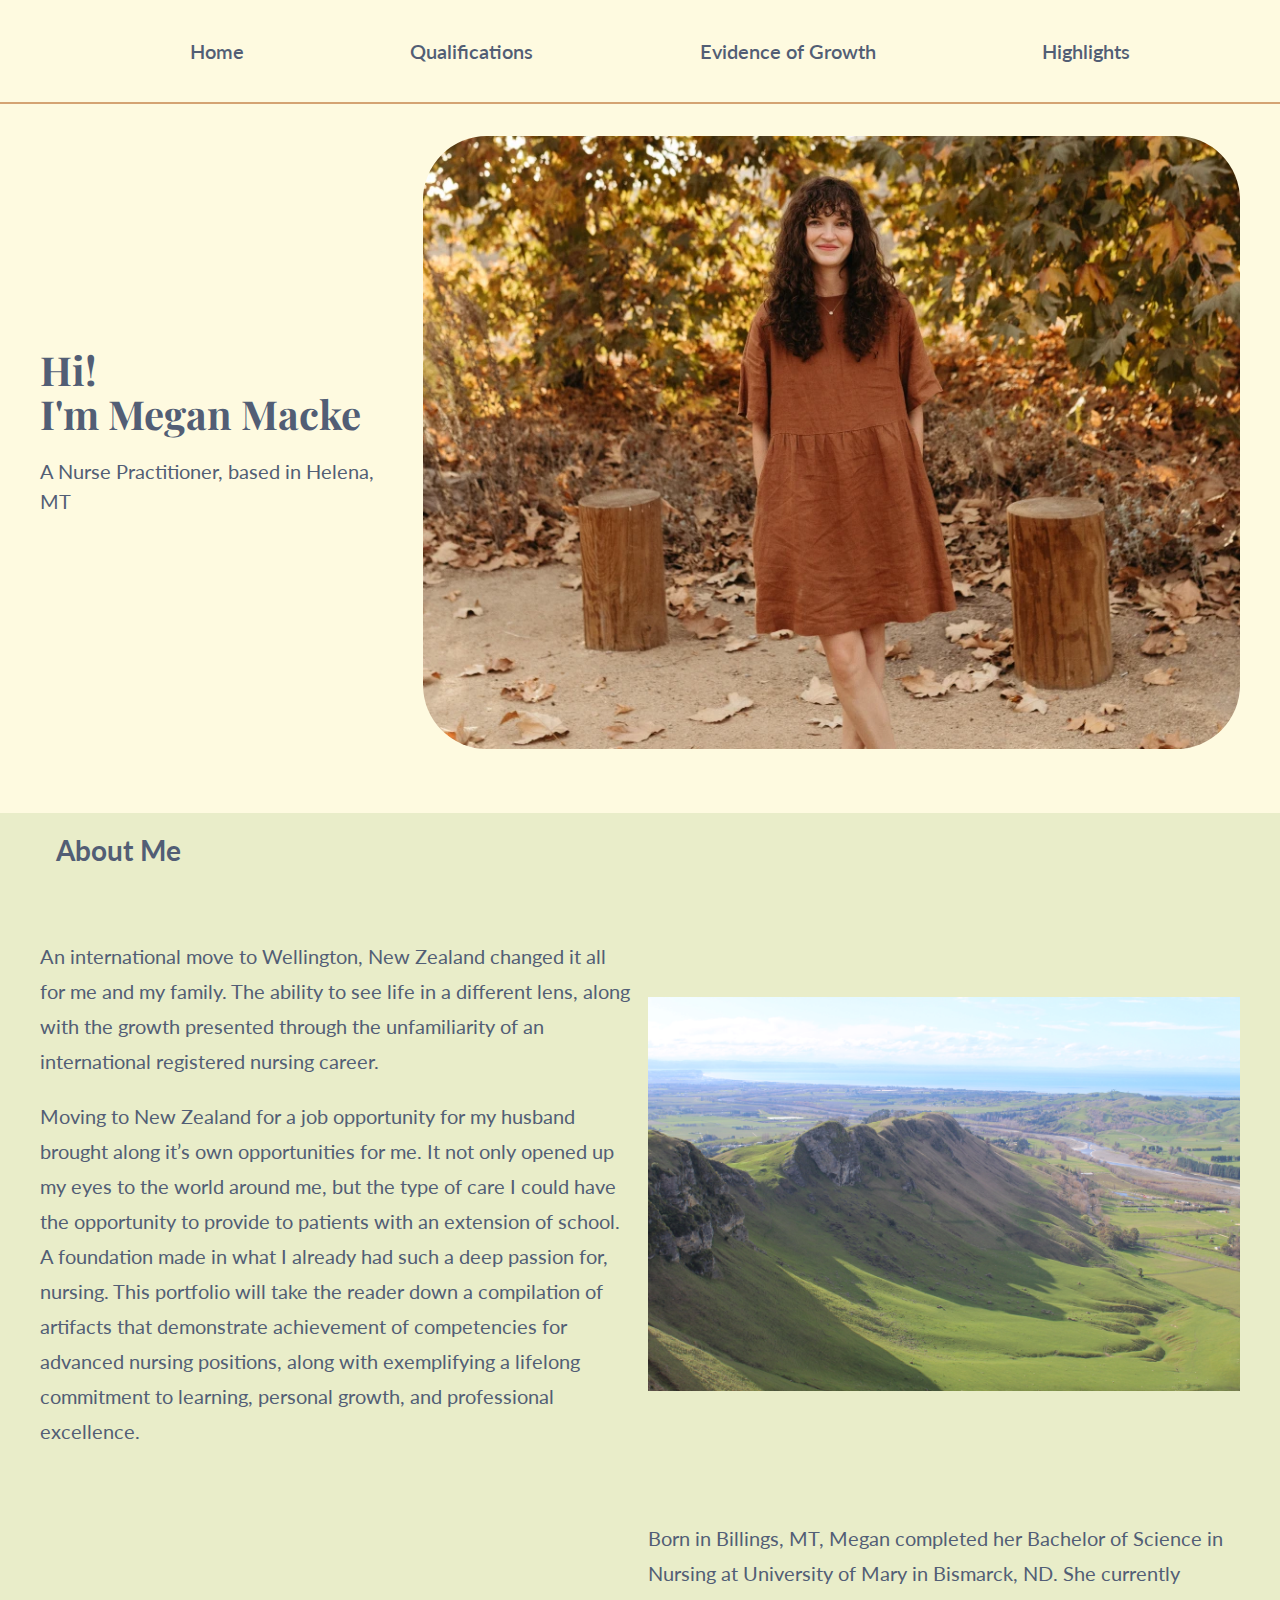
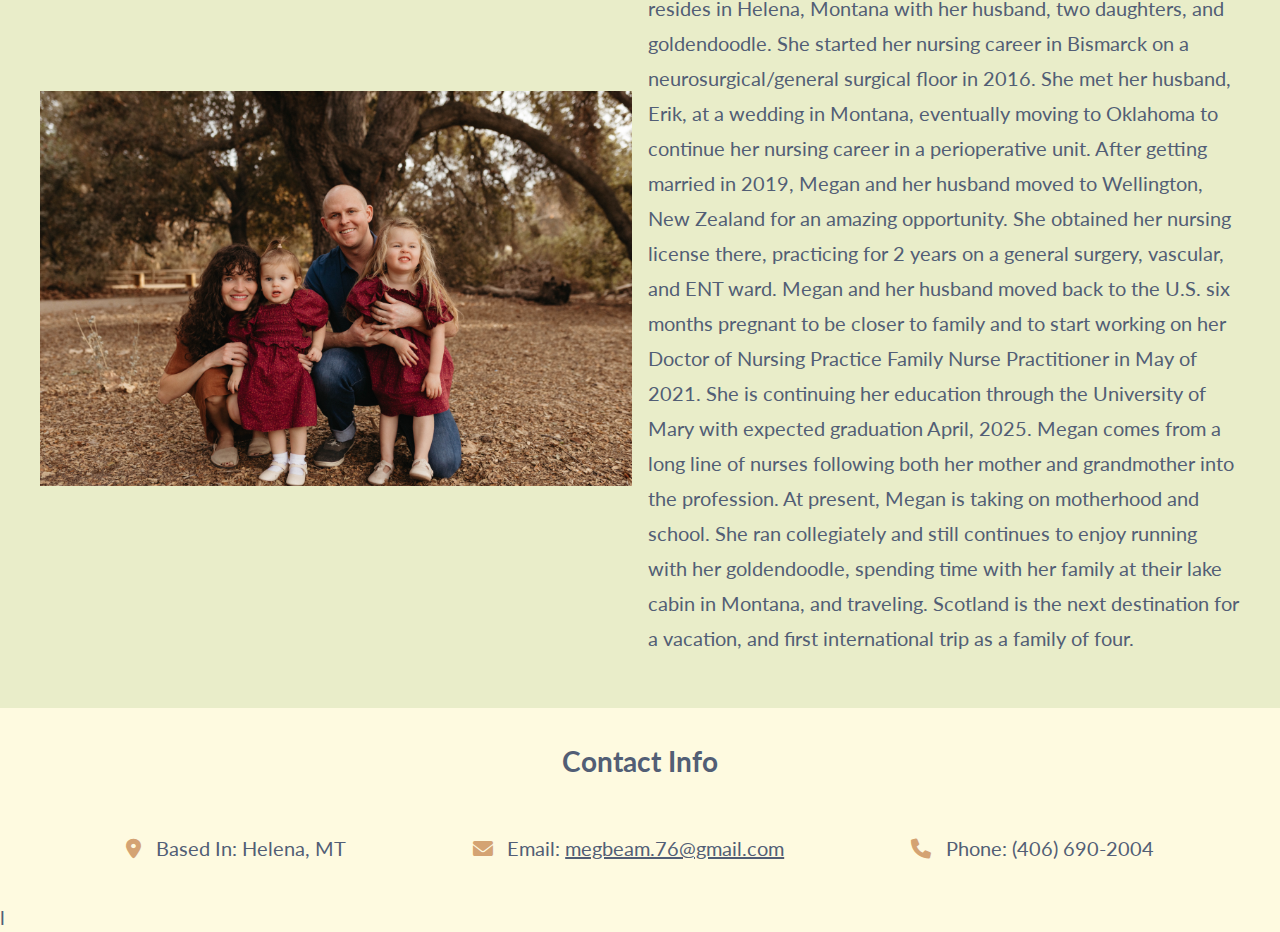
<file: index.html>
<!DOCTYPE html>
<html lang="en">

<head>
    <meta charset="UTF-8">
    <meta name="viewport" content="width=device-width, initial-scale=1.0">
    <link rel="stylesheet" href="style.css">
    <link rel="preconnect" href="https://fonts.googleapis.com">
    <link rel="preconnect" href="https://fonts.gstatic.com" crossorigin>
    <link href="https://fonts.googleapis.com/css2?family=Playfair+Display:ital,wght@0,400..900;1,400..900&display=swap"
        rel="stylesheet">
    <link rel="preconnect" href="https://fonts.googleapis.com">
    <link rel="preconnect" href="https://fonts.gstatic.com" crossorigin>
    <link
        href="https://fonts.googleapis.com/css2?family=Lato:ital,wght@0,100;0,300;0,400;0,700;0,900;1,100;1,300;1,400;1,700;1,900&family=Playfair+Display:ital,wght@0,400..900;1,400..900&display=swap"
        rel="stylesheet">
    <link href="https://cdnjs.cloudflare.com/ajax/libs/font-awesome/6.0.0-beta3/css/all.min.css" rel="stylesheet">
    <title>Megan Macke</title>
</head>

<body>
    <header>
        <nav class="navbar">
            <ul class="nav-list">
                <li>
                    <a href="./index.html">Home</a>
                </li>
                <li>
                    <a href="./qualifications.html">Qualifications</a>
                </li>
                <li>
                    <a href="./growth.html">Evidence of Growth</a>
                </li>
                <li>
                    <a href="./highlights.html">Highlights</a>
                </li>
            </ul>
        </nav>
    </header>

    <div class="main-intro content-wrapper">
        <div>
            <h1>Hi! <br /> I'm Megan Macke </h1>
            <p>A Nurse Practitioner, based in Helena, MT</p>
        </div>

        <img src="images/landing.webp" alt="A picture of Megan Macke">
    </div>

    <div class="article-background">
        <div class="content-wrapper">
            <h2 class="about-me">About Me</h2>
            <section class="flex-bio">
                <img src="images/IMG_0679.JPG" alt="" class="push-right">
                <div>
                    <p>
                        An international move to Wellington, New Zealand changed it all for me and my family. The
                        ability to see life in a different lens, along with the growth presented through the
                        unfamiliarity of an international registered nursing career.
                    </p>
                    <p>
                        Moving to New Zealand for a job opportunity for my husband brought along it’s own opportunities
                        for me. It not only opened up my eyes to the world around me, but the type of care I could have
                        the opportunity to provide to patients with an extension of school. A foundation made in what I
                        already had such a deep passion for, nursing. This portfolio will take the reader down a
                        compilation of artifacts that demonstrate achievement of competencies for advanced nursing
                        positions, along with exemplifying a lifelong commitment to learning, personal growth, and
                        professional excellence.
                    </p>
                </div>
            </section>

            <section class="flex-bio">
                <img src="images/IMG_7047.jpg" alt="" class="">
                <p>
                    Born in Billings, MT, Megan completed her Bachelor of Science in Nursing at University of Mary in
                    Bismarck, ND. She currently resides in Helena, Montana with her husband, two daughters, and
                    goldendoodle. She started her nursing career in Bismarck on a neurosurgical/general surgical floor
                    in 2016. She met her husband, Erik, at a wedding in Montana, eventually moving to Oklahoma to
                    continue her nursing career in a perioperative unit. After getting married in 2019, Megan and her
                    husband moved to Wellington, New Zealand for an amazing opportunity. She obtained her nursing
                    license there, practicing for 2 years on a general surgery, vascular, and ENT ward. Megan and her
                    husband moved back to the U.S. six months pregnant to be closer to family and to start working on
                    her Doctor of Nursing Practice Family Nurse Practitioner in May of 2021. She is continuing her
                    education through the University of Mary with expected graduation April, 2025. Megan comes from a
                    long line of nurses following both her mother and grandmother into the profession. At present, Megan
                    is taking on motherhood and school. She ran collegiately and still continues to enjoy running with
                    her goldendoodle, spending time with her family at their lake cabin in Montana, and traveling.
                    Scotland is the next destination for a vacation, and first international trip as a family of four.
                </p>
            </section>
        </div>
    </div>

    <footer>
        <h2 class="text-center">Contact Info</h2>
        <ul class="contact-list  flex-container">
            <li><i class="fas fa-map-marker-alt"></i>Based In: Helena, MT</li>
            <li><i class="fas fa-envelope"></i>Email: <a href="mailto:megbeam.76@gmail.com">megbeam.76@gmail.com</a>
            </li>
            <li><i class="fas fa-phone"></i>Phone: (406) 690-2004</li>
        </ul>
    </footer>
</body>
</html>l
</file>
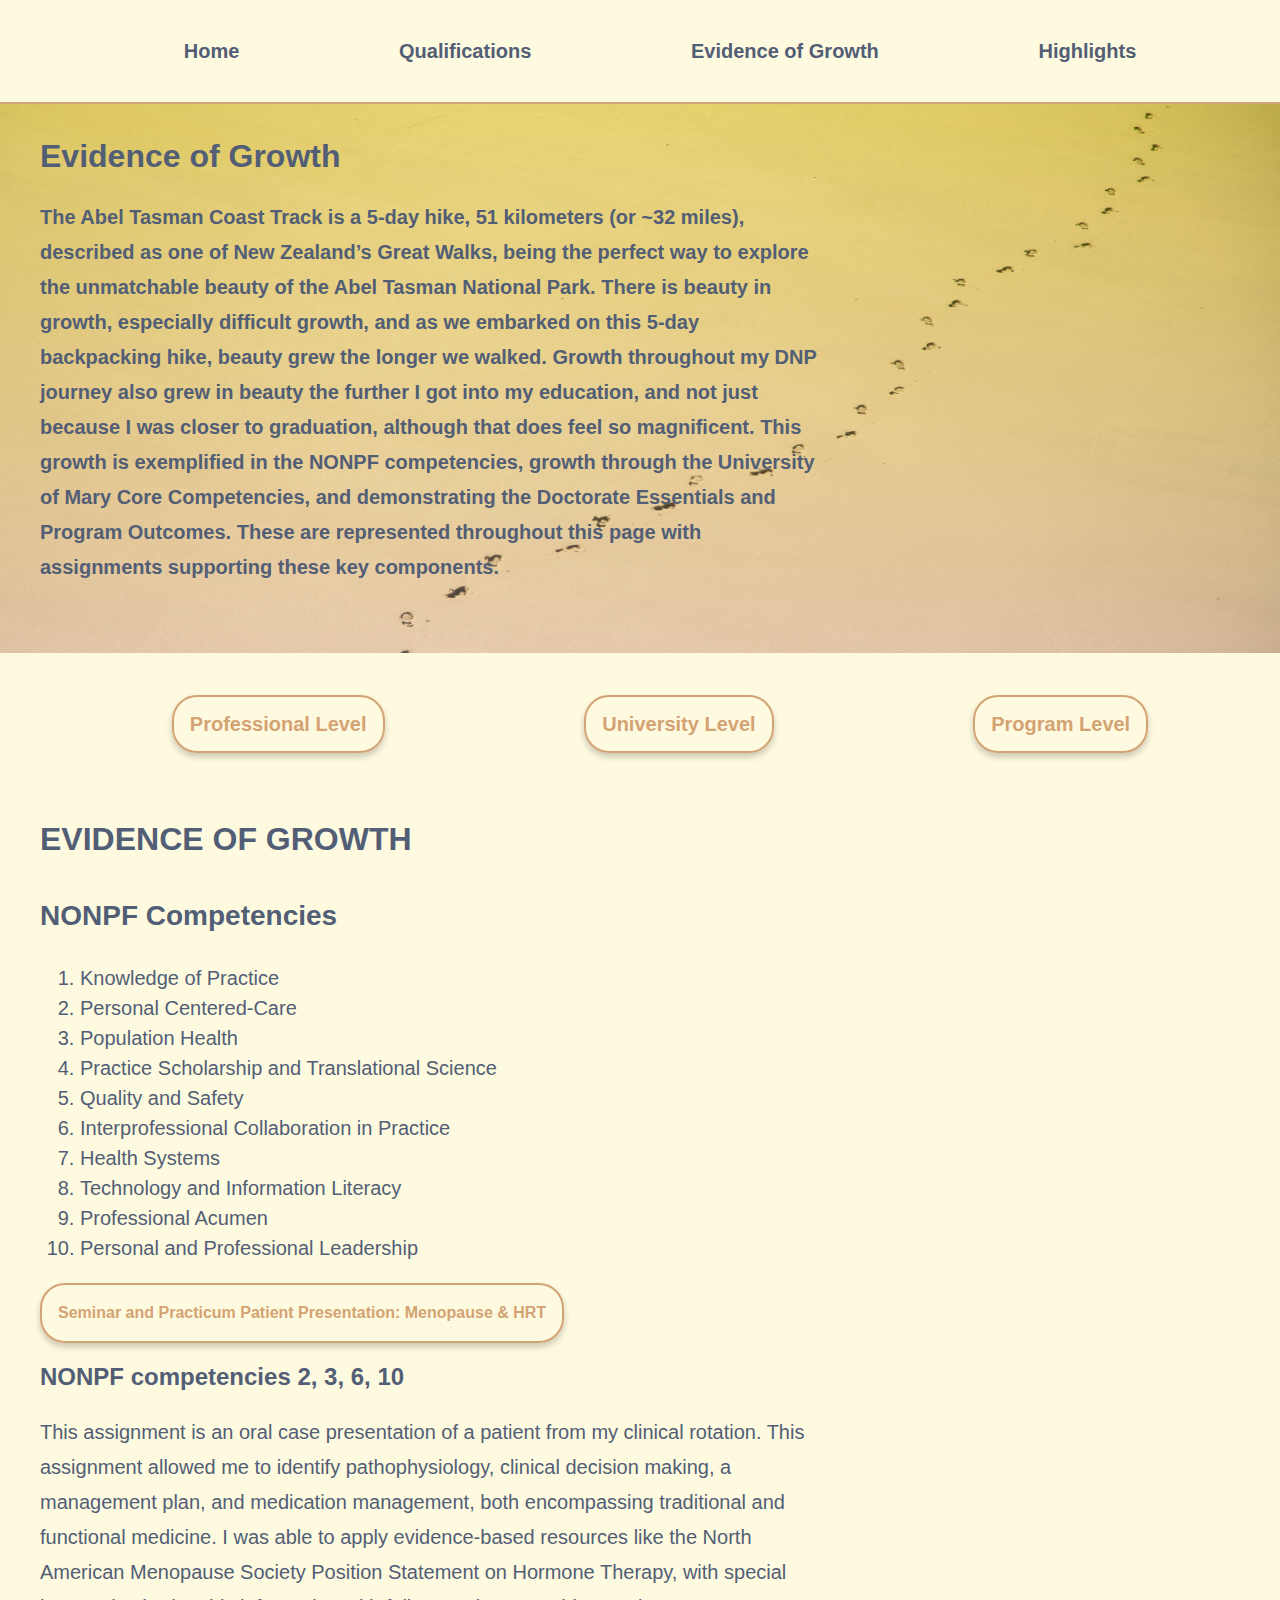
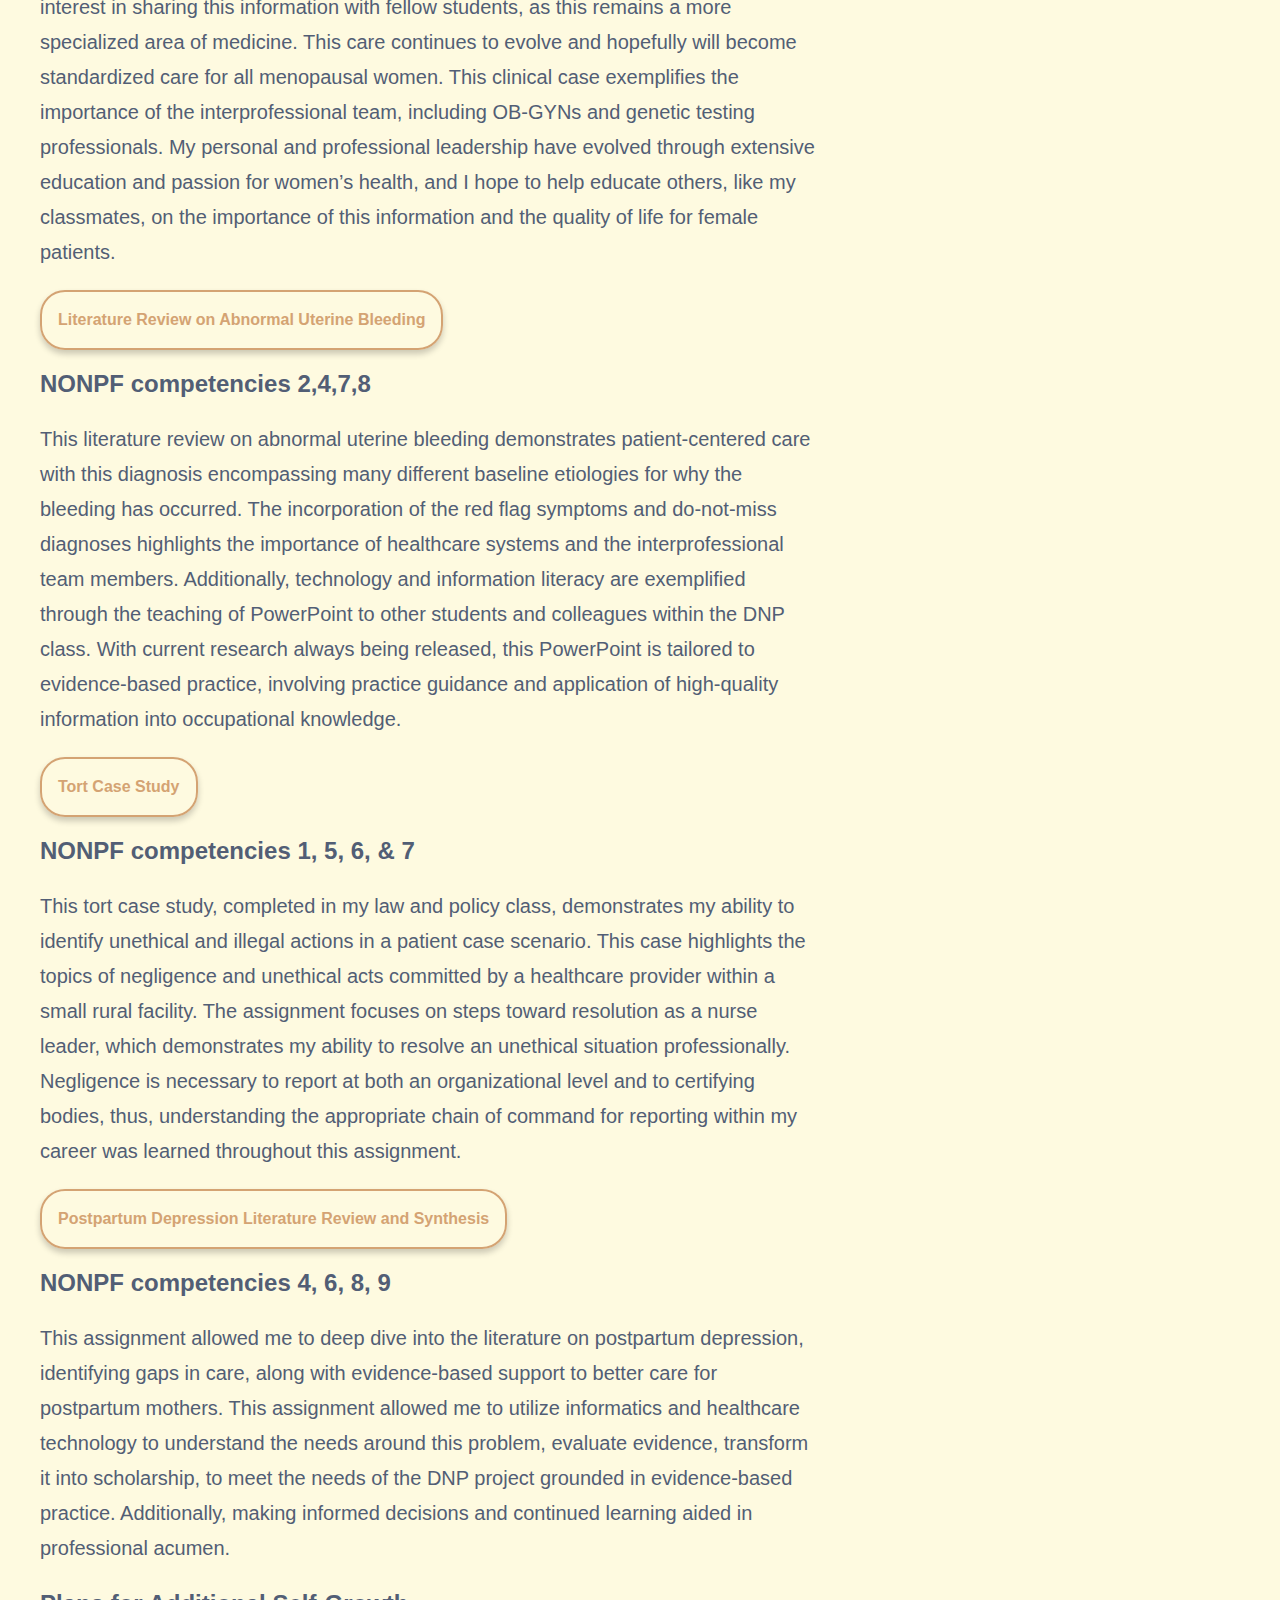
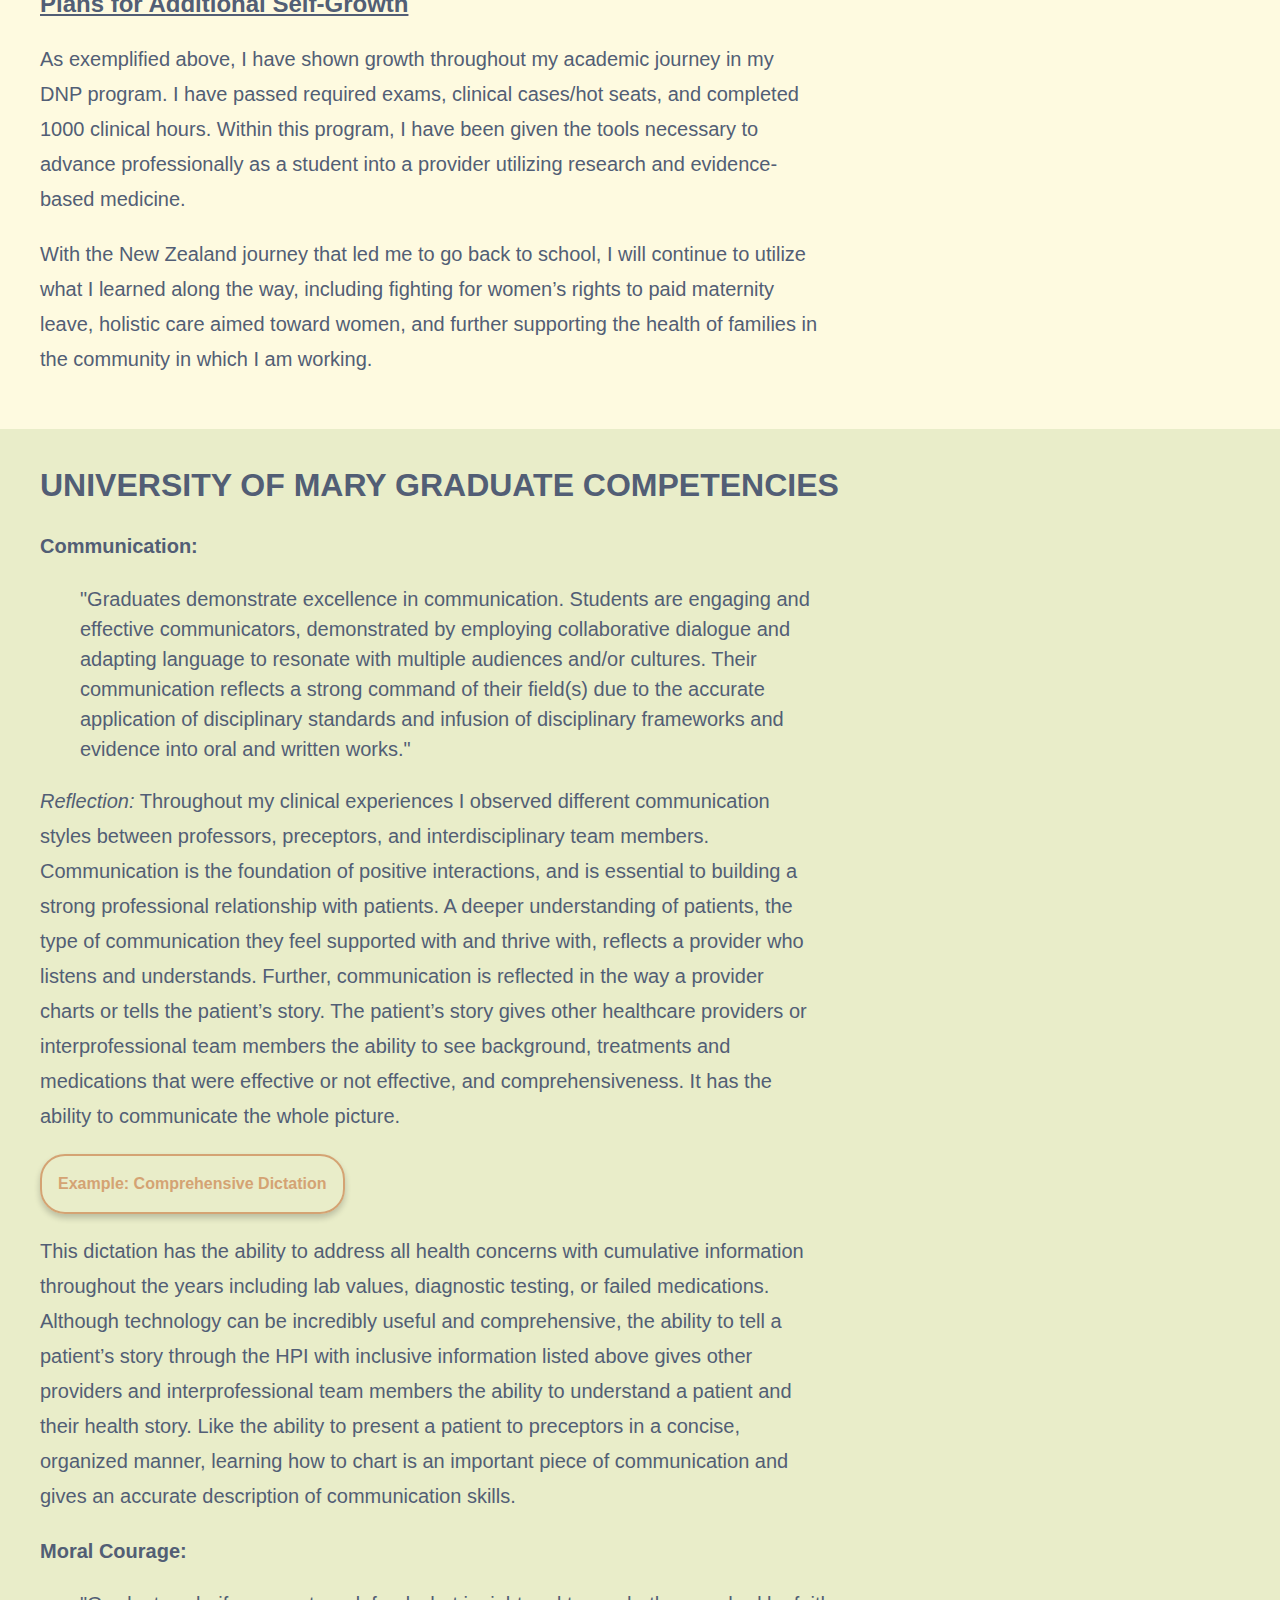
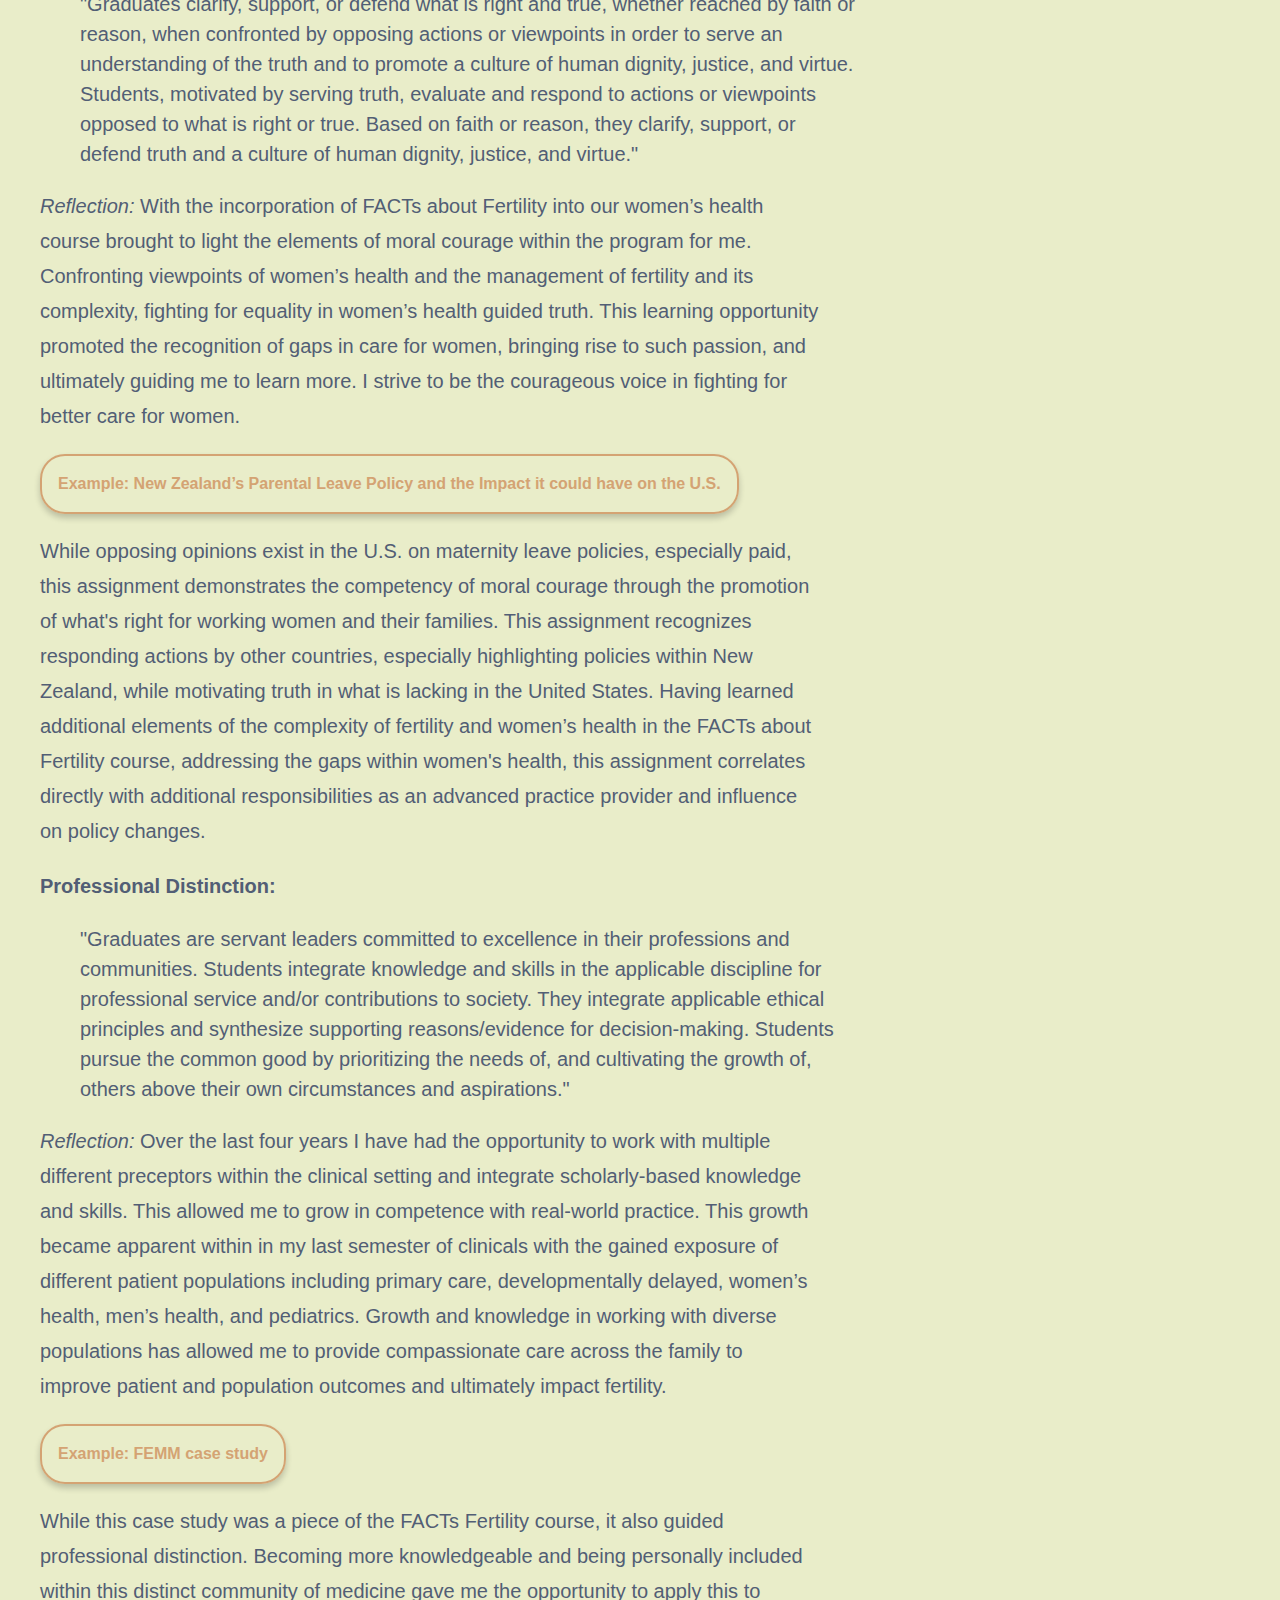
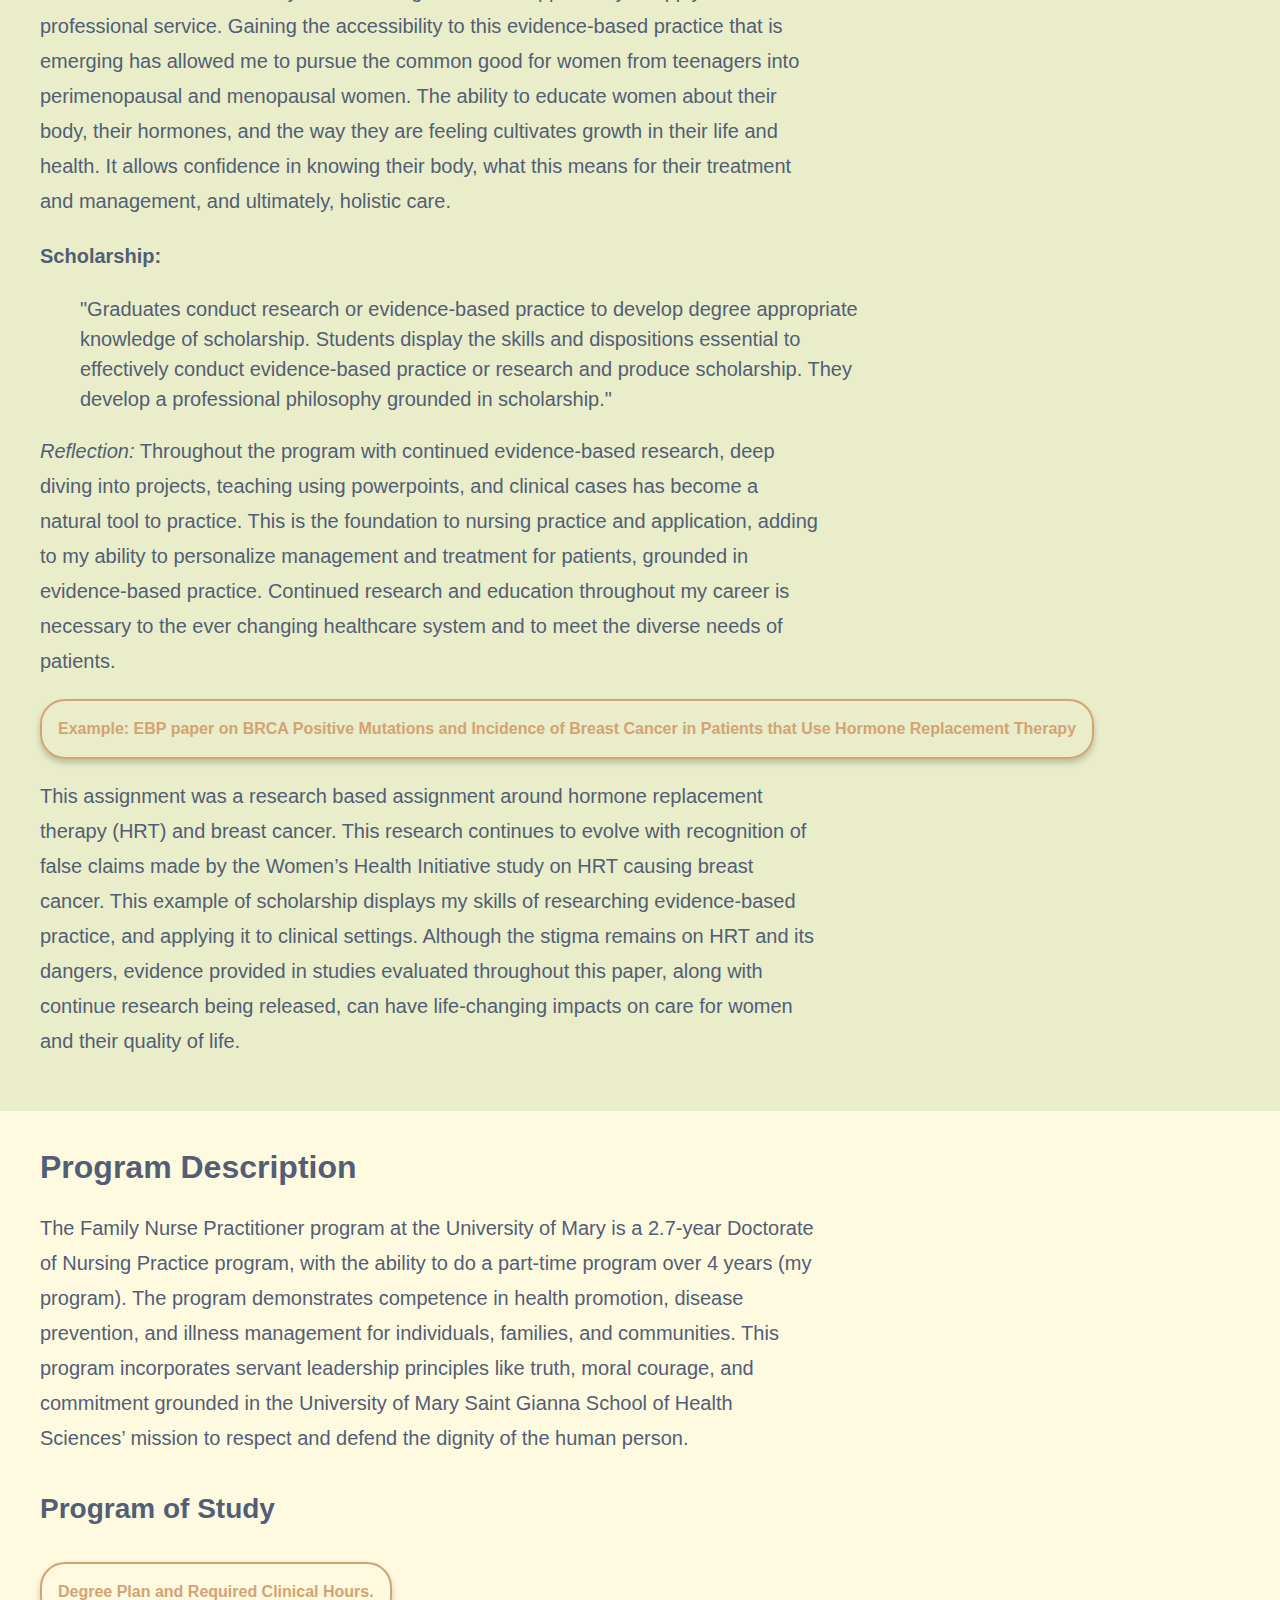
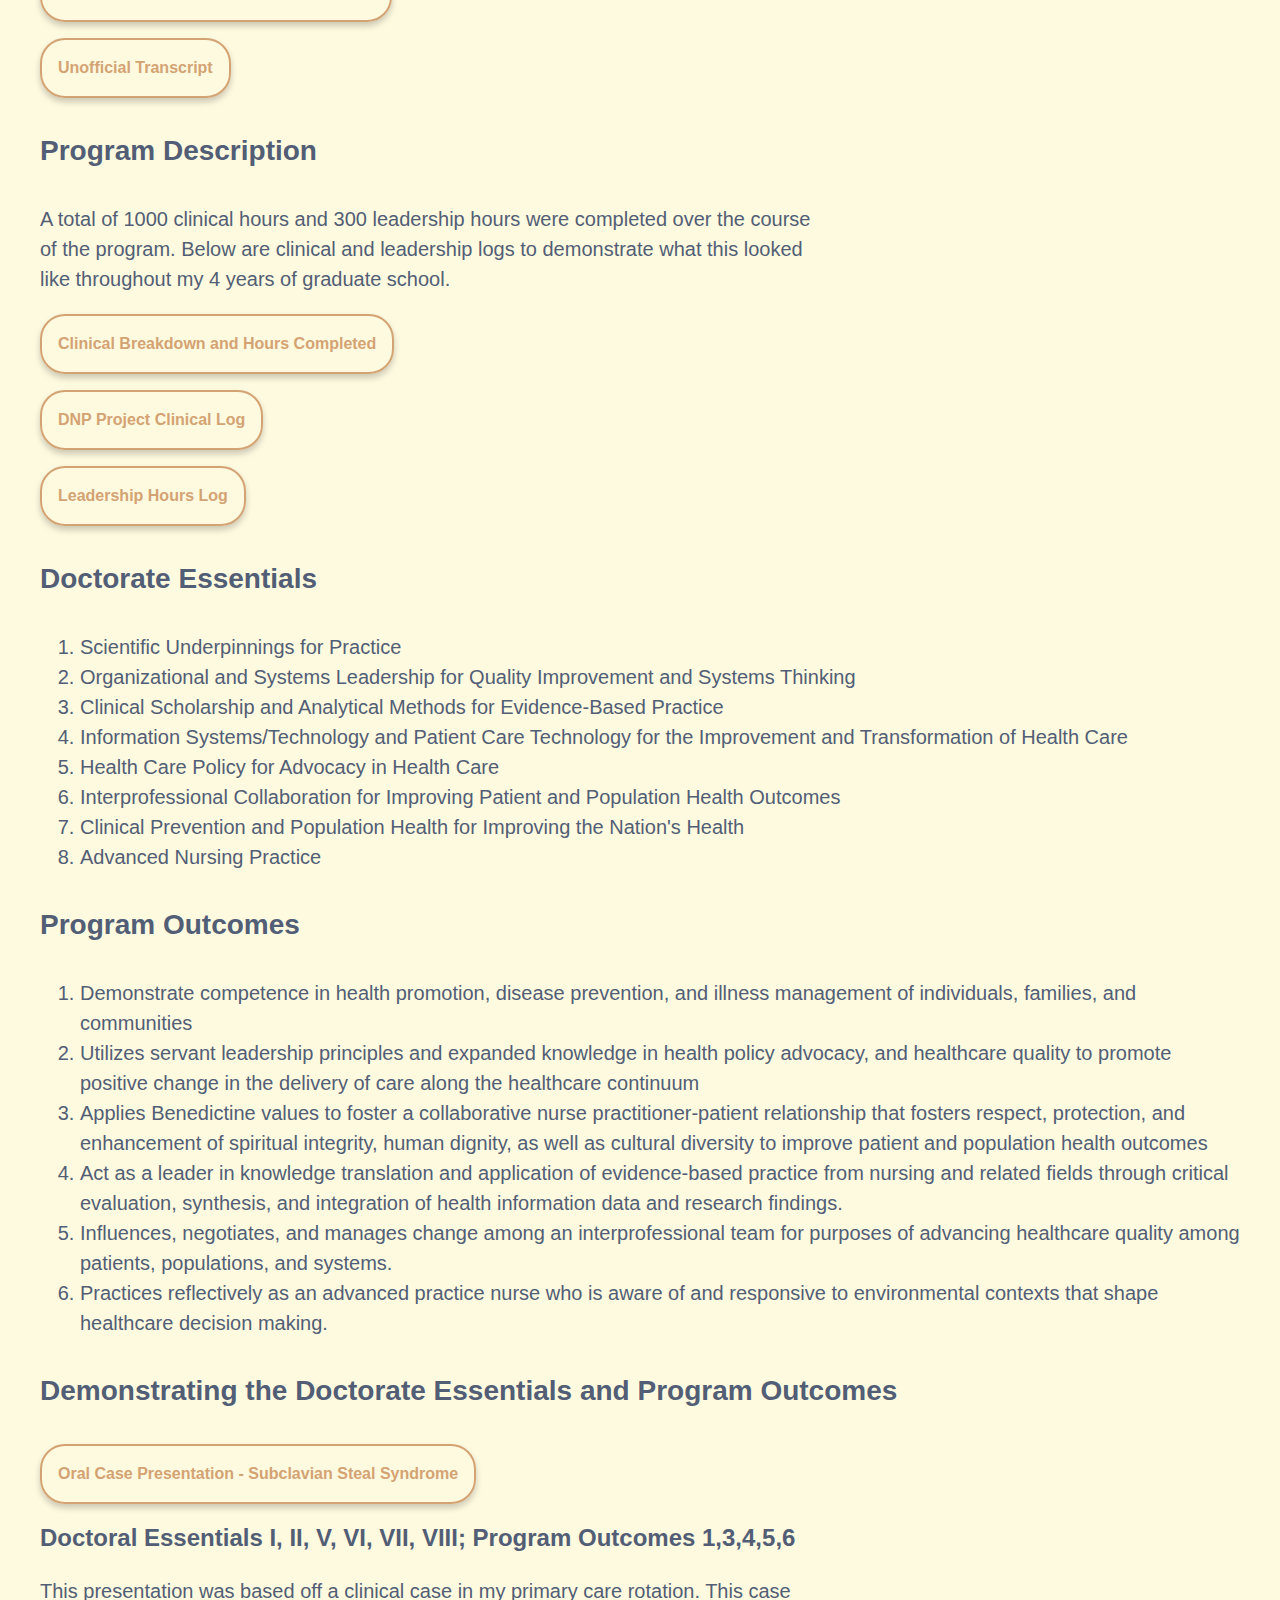
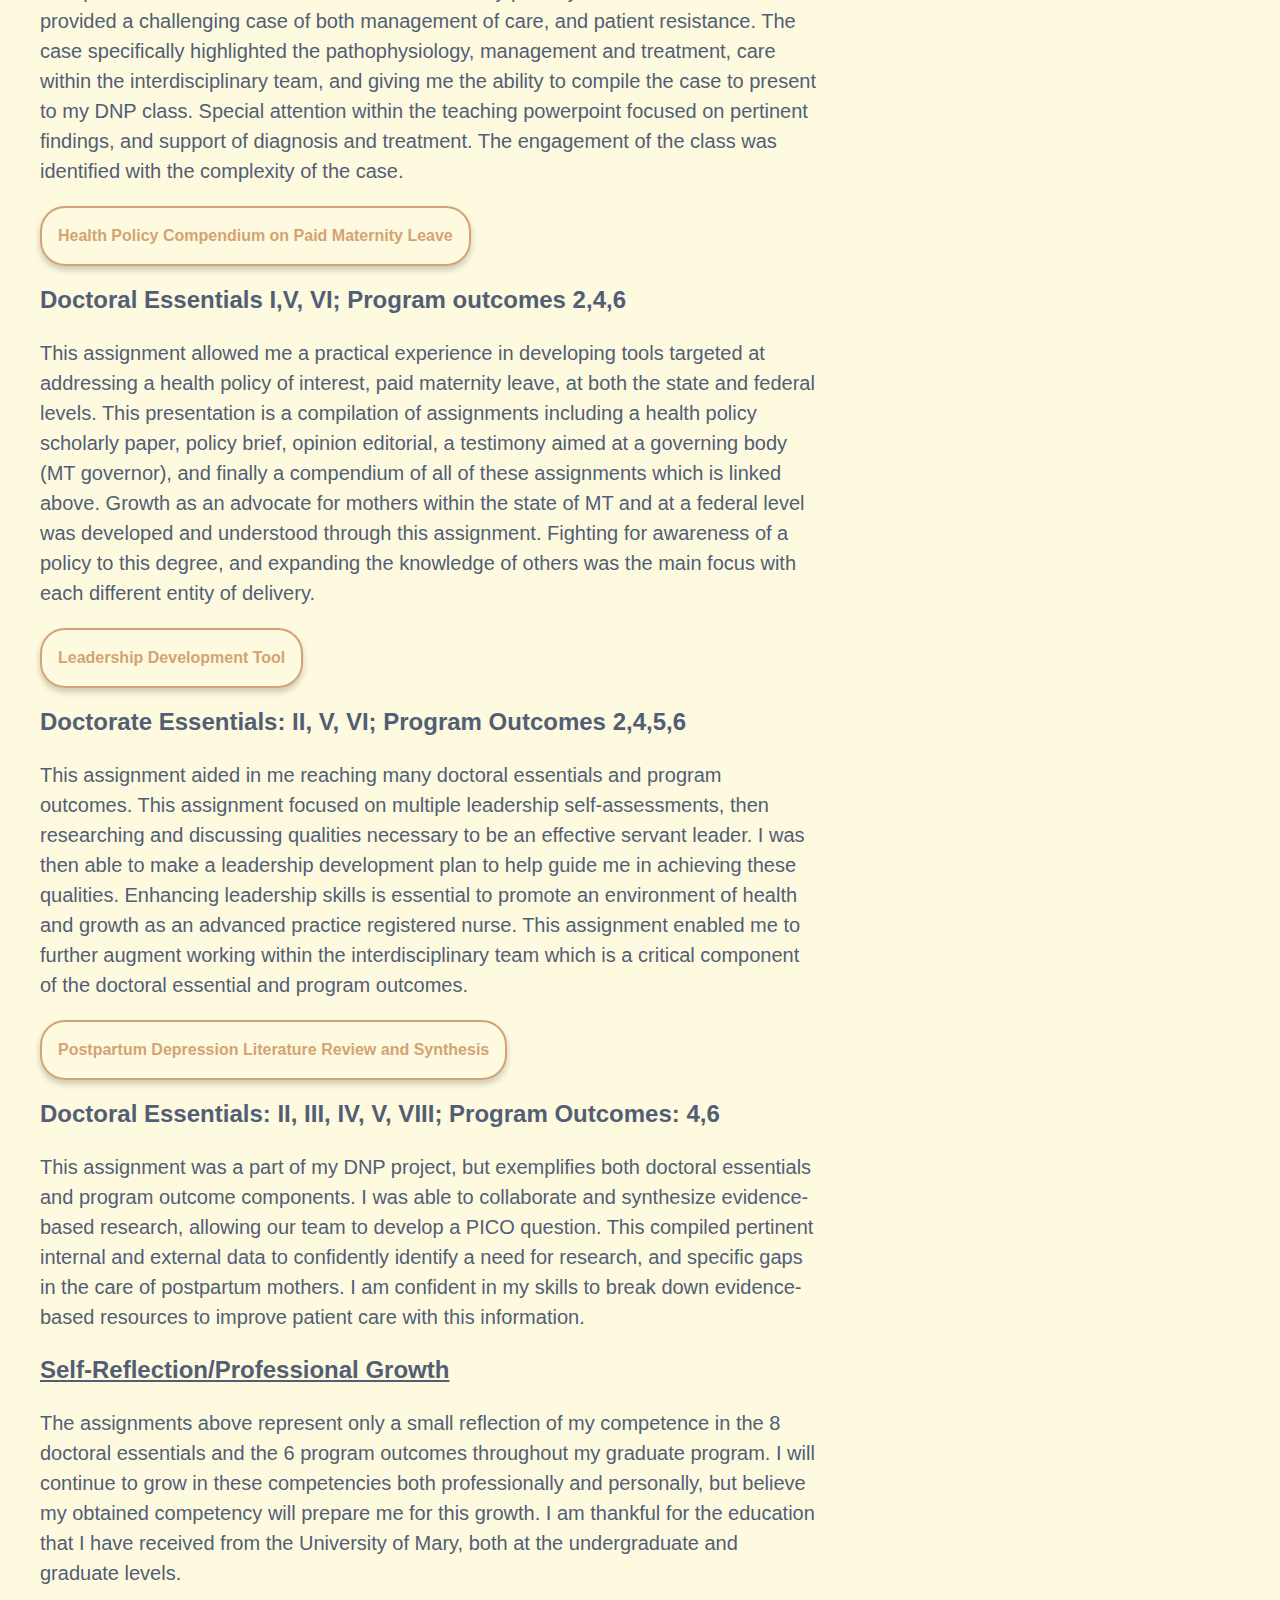
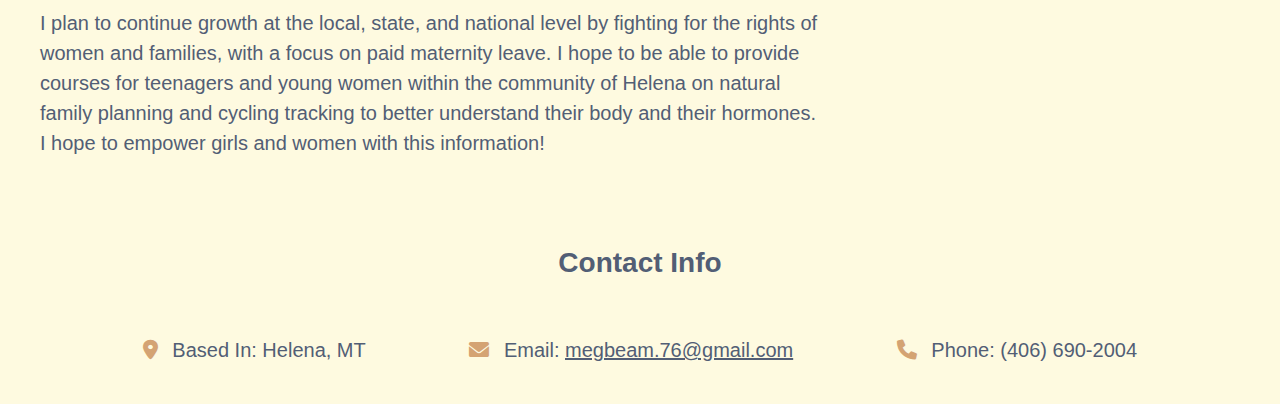
<file: growth.html>
<!DOCTYPE html>
<html lang="en">

<head>
    <meta charset="UTF-8">
    <meta name="viewport" content="width=device-width, initial-scale=1.0">
    <title>Megan Evidence of Growth</title>
    <link rel="stylesheet" href="style.css">
    <link href="https://cdnjs.cloudflare.com/ajax/libs/font-awesome/6.0.0-beta3/css/all.min.css" rel="stylesheet">

</head>

<body>
    <header>
        <nav class="navbar">
            <ul class="nav-list">
                <li>
                    <a href="./index.html">Home</a>
                </li>
                <li>
                    <a href="./qualifications.html">Qualifications</a>
                </li>
                <li>
                    <a href="./growth.html">Evidence of Growth</a>
                </li>
                <li>
                    <a href="./highlights.html">Highlights</a>
                </li>
            </ul>
        </nav>
    </header>

    <main>

        <div class="growth-container overlay">
            <div class="content-wrapper">
                <section class="growth-intro">
                    <div class="content">
                        <h1>Evidence of Growth</h1>
                        <p>
                            The Abel Tasman Coast Track is a 5-day hike, 51 kilometers (or ~32 miles), described as one
                            of New Zealand’s Great Walks, being the perfect way to explore the unmatchable beauty of the
                            Abel Tasman National Park. There is beauty in growth, especially difficult growth, and as we
                            embarked on this 5-day backpacking hike, beauty grew the longer we walked. Growth throughout
                            my DNP journey also grew in beauty the further I got into my education, and not just because
                            I was closer to graduation, although that does feel so magnificent. This growth is
                            exemplified in the NONPF competencies, growth through the University of Mary Core
                            Competencies, and demonstrating the Doctorate Essentials and Program Outcomes. These are
                            represented throughout this page with assignments supporting these key components.
                        </p>
                    </div>

                </section>
            </div>
        </div>

        <section class="growth-nav content-wrapper">
            <ul class="growth-nav-list">
                <li><a href="#professional">Professional Level</a></li>
                <li><a href="#university-level-growth">University Level</a></li>
                <li><a href="#program">Program Level</a></li>
            </ul>
        </section>

        <div class="professional-wrapper">
            <section class="professional-content content-wrapper">
                <h1 id="professional">EVIDENCE OF GROWTH</h1>
                <h2>NONPF Competencies</h2>
                <ol>
                    <li>Knowledge of Practice</li>
                    <li>Personal Centered-Care</li>
                    <li>Population Health</li>
                    <li>Practice Scholarship and Translational Science</li>
                    <li>Quality and Safety</li>
                    <li>Interprofessional Collaboration in Practice</li>
                    <li>Health Systems</li>
                    <li>Technology and Information Literacy</li>
                    <li>Professional Acumen</li>
                    <li>Personal and Professional Leadership</li>
                </ol>

                <section class="nonpf-competencies">
                    <a class="link-button" href="assets/seminar and practicum.pdf"
                        target="_blank">
                        Seminar and Practicum Patient Presentation: Menopause & HRT
                    </a>
                    <h3>NONPF competencies 2, 3, 6, 10</h3>
                    <p>This assignment is an oral case presentation of a patient from my clinical rotation. This
                        assignment allowed me to identify pathophysiology, clinical decision making, a management plan,
                        and medication management, both encompassing traditional and functional medicine. I was able to
                        apply evidence-based resources like the North American Menopause Society Position Statement on
                        Hormone Therapy, with special interest in sharing this information with fellow students, as this
                        remains a more specialized area of medicine. This care continues to evolve and hopefully will
                        become standardized care for all menopausal women. This clinical case exemplifies the importance
                        of the interprofessional team, including OB-GYNs and genetic testing professionals. My personal
                        and professional leadership have evolved through extensive education and passion for women’s
                        health, and I hope to help educate others, like my classmates, on the importance of this
                        information and the quality of life for female patients. </p>
                </section>

                <section class="nonpf-competencies">
                    <a class="link-button" href="assets/Literature review AUB M.Macke.pptx" target="_blank">
                        Literature Review on Abnormal Uterine Bleeding
                    </a>
                    <h3>NONPF competencies 2,4,7,8</h3>
                    <p>This literature review on abnormal uterine bleeding demonstrates patient-centered care with this
                        diagnosis encompassing many different baseline etiologies for why the bleeding has occurred. The
                        incorporation of the red flag symptoms and do-not-miss diagnoses highlights the importance of
                        healthcare systems and the interprofessional team members. Additionally, technology and
                        information literacy are exemplified through the teaching of PowerPoint to other students and
                        colleagues within the DNP class. With current research always being released, this PowerPoint is
                        tailored to evidence-based practice, involving practice guidance and application of high-quality
                        information into occupational knowledge.</p>
                </section>

                <section class="nonpf-competencies">
                    <a class="link-button" href="assets/Tort Case Study M.Macke.pdf" target="_blank">
                        Tort Case Study
                    </a>
                    <h3>NONPF competencies 1, 5, 6, & 7</h3>
                    <p>This tort case study, completed in my law and policy class, demonstrates my ability to identify
                        unethical and illegal actions in a patient case scenario. This case highlights the topics of
                        negligence and unethical acts committed by a healthcare provider within a small rural facility.
                        The assignment focuses on steps toward resolution as a nurse leader, which demonstrates my
                        ability to resolve an unethical situation professionally. Negligence is necessary to report at
                        both an organizational level and to certifying bodies, thus, understanding the appropriate chain
                        of command for reporting within my career was learned throughout this assignment.</p>
                </section>


                <section>
                    <a class="link-button" href="assets/Postpartum Depression Literature Review and Synthesis.pdf"
                        target="_blank">
                        Postpartum Depression Literature Review and Synthesis
                    </a>
                    <h3>NONPF competencies 4, 6, 8, 9</h3>
                    <p>This assignment allowed me to deep dive into the literature on postpartum depression, identifying
                        gaps in care, along with evidence-based support to better care for postpartum mothers. This
                        assignment allowed me to utilize informatics and healthcare technology to understand the needs
                        around this problem, evaluate evidence, transform it into scholarship, to meet the needs of the
                        DNP project grounded in evidence-based practice. Additionally, making informed decisions and
                        continued learning aided in professional acumen.</p>
                    <h3><span class="text-underline">Plans for Additional Self-Growth</span></h3>
                    <p>As exemplified above, I have shown growth throughout my academic journey in my DNP program. I
                        have passed required exams, clinical cases/hot seats, and completed 1000 clinical hours. Within
                        this program, I have been given the tools necessary to advance professionally as a student into
                        a provider utilizing research and evidence-based medicine. </p>
                    <p>With the New Zealand journey that led me to go back to school, I will continue to utilize what I
                        learned along the way, including fighting for women’s rights to paid maternity leave, holistic
                        care aimed toward women, and further supporting the health of families in the community in which
                        I am working.</p>
                </section>
            </section>
        </div>

        <div class="university-level-wrapper">
            <section id="university-level-growth" class="university-level content-wrapper">
                <h1>UNIVERSITY OF MARY GRADUATE COMPETENCIES</h1>
                <p><span class="text-bold">Communication:</span>
                <blockquote> "Graduates demonstrate excellence in communication. Students are engaging and
                    effective communicators, demonstrated by employing collaborative dialogue and adapting language to
                    resonate with multiple audiences and/or cultures. Their communication reflects a strong command of
                    their field(s) due to the accurate application of disciplinary standards and infusion of
                    disciplinary frameworks and evidence into oral and written works."</blockquote>
                </p>
                <p><span class="text-italic">Reflection:</span> Throughout my clinical experiences I observed different
                    communication styles between
                    professors, preceptors, and interdisciplinary team members. Communication is the foundation of
                    positive interactions, and is essential to building a strong professional relationship with
                    patients. A deeper understanding of patients, the type of communication they feel supported with and
                    thrive with, reflects a provider who listens and understands. Further, communication is reflected in
                    the way a provider charts or tells the patient’s story. The patient’s story gives other healthcare
                    providers or interprofessional team members the ability to see background, treatments and
                    medications that were effective or not effective, and comprehensiveness. It has the ability to
                    communicate the whole picture.</p>

                <section class="dictation">
                    <a class="link-button" href="assets/Seminar and Practicum Comprehensive 3.pdf">
                        Example: Comprehensive Dictation
                    </a>
                    <p>This dictation has the ability to address all health concerns with cumulative information
                        throughout
                        the years including lab values, diagnostic testing, or failed medications. Although technology
                        can
                        be incredibly useful and comprehensive, the ability to tell a patient’s story through the HPI
                        with
                        inclusive information listed above gives other providers and interprofessional team members the
                        ability to understand a patient and their health story. Like the ability to present a patient to
                        preceptors in a concise, organized manner, learning how to chart is an important piece of
                        communication and gives an accurate description of communication skills.</p>

                </section>

                <section>
                    <p> <span class="text-bold">Moral Courage:</span>
                    <blockquote> "Graduates clarify, support, or defend what is right and true, whether reached by
                        faith or reason, when confronted by opposing actions or viewpoints in order to serve an
                        understanding of the truth and to promote a culture of human dignity, justice, and virtue.
                        Students,
                        motivated by serving truth, evaluate and respond to actions or viewpoints opposed to what is
                        right
                        or true. Based on faith or reason, they clarify, support, or defend truth and a culture of human
                        dignity, justice, and virtue."</blockquote>
                    </p>
                    <p>
                        <span class="text-italic">Reflection:</span> With the incorporation of FACTs about Fertility
                        into our women’s health course
                        brought to light the elements of moral courage within the program for me. Confronting viewpoints
                        of women’s health and the management of fertility and its complexity, fighting for equality in
                        women’s health guided truth. This learning opportunity promoted the recognition of gaps in care
                        for women, bringing rise to such passion, and ultimately guiding me to learn more. I strive to
                        be the courageous voice in fighting for better care for women.
                    </p>
                    <a class="link-button" href="assets/Maternity Leave policy- M.Macke.pdf" target="_blank">
                        Example: New Zealand’s Parental Leave Policy and the Impact it could have on the U.S.
                    </a>
                </section>

                <section>

                    <p>While opposing opinions exist in the U.S. on maternity leave policies, especially paid, this
                        assignment demonstrates the competency of moral courage through the promotion of what's
                        right for working women and their families. This assignment recognizes responding actions by
                        other countries, especially highlighting policies within New Zealand, while motivating truth
                        in what is lacking in the United States. Having learned additional elements of the
                        complexity of fertility and women’s health in the FACTs about Fertility course, addressing
                        the gaps within women's health, this assignment correlates directly with additional
                        responsibilities as an advanced practice provider and influence on policy changes.</p>
                    <p><span class="text-bold">Professional Distinction:</span>
                    <blockquote>"Graduates are servant leaders committed to excellence in their
                        professions and communities. Students integrate knowledge and skills in the applicable
                        discipline for professional service and/or contributions to society. They integrate applicable
                        ethical principles and synthesize supporting reasons/evidence for decision-making. Students
                        pursue the common good by prioritizing the needs of, and cultivating the growth of, others above
                        their own circumstances and aspirations."</blockquote>
                    </p>
                    <p>
                        <span class="text-italic"> Reflection:</span> Over the last four years I have had the
                        opportunity to work with multiple different
                        preceptors within the clinical setting and integrate scholarly-based knowledge and skills. This
                        allowed me to grow in competence with real-world practice. This growth became apparent within in
                        my last semester of clinicals with the gained exposure of different patient populations
                        including primary care, developmentally delayed, women’s health, men’s health, and pediatrics.
                        Growth and knowledge in working with diverse populations has allowed me to provide compassionate
                        care across the family to improve patient and population outcomes and ultimately impact
                        fertility.
                    </p>


                </section>

                <section>
                    <a class="link-button" href="assets/FEMM case study M.Macke.pdf" target="_blank">
                        Example: FEMM case study
                    </a>
                    <p>
                        While this case study was a piece of the FACTs Fertility course, it also guided professional
                        distinction. Becoming more knowledgeable and being personally included within this distinct
                        community of medicine gave me the opportunity to apply this to professional service. Gaining the
                        accessibility to this evidence-based practice that is emerging has allowed me to pursue the
                        common good for women from teenagers into perimenopausal and menopausal women. The ability to
                        educate women about their body, their hormones, and the way they are feeling cultivates growth
                        in their life and health. It allows confidence in knowing their body, what this means for their
                        treatment and management, and ultimately, holistic care.
                    </p>
                    <p><span class="text-bold">Scholarship:</span>
                    <blockquote> "Graduates conduct research or evidence-based practice to develop degree appropriate
                        knowledge of scholarship. Students display the skills and dispositions essential to effectively
                        conduct evidence-based practice or research and produce scholarship. They develop a professional
                        philosophy grounded in scholarship."</blockquote>
                    </p>
                    <p><span class="text-italic">Reflection:</span> Throughout the program with continued evidence-based
                        research, deep diving into
                        projects, teaching using powerpoints, and clinical cases has become a natural tool to practice.
                        This is the foundation to nursing practice and application, adding to my ability to personalize
                        management and treatment for patients, grounded in evidence-based practice. Continued research
                        and education throughout my career is necessary to the ever changing healthcare system and to
                        meet the diverse needs of patients.</p>
                </section>
                <section>
                    <a class="link-button" href="assets/EBP BRCA postivie and HRT M.Macke.pdf" target="_blank">
                        Example: EBP paper on BRCA Positive Mutations and Incidence of Breast Cancer in Patients
                        that Use Hormone Replacement Therapy
                    </a>
                    <p>This assignment was a research based assignment around hormone replacement therapy (HRT) and
                        breast cancer. This research continues to evolve with recognition of false claims made by the
                        Women’s Health Initiative study on HRT causing breast cancer. This example of scholarship
                        displays my skills of researching evidence-based practice, and applying it to clinical settings.
                        Although the stigma remains on HRT and its dangers, evidence provided in studies evaluated
                        throughout this paper, along with continue research being released, can have life-changing
                        impacts on care for women and their quality of life.</p>
                </section>
            </section>
        </div>

        <div class="program-wrapper content-wrapper">
            <section class="program" id="program">
                <h1>Program Description</h1>
                <p>The Family Nurse Practitioner program at the University of Mary is a 2.7-year Doctorate of Nursing
                    Practice program, with the ability to do a part-time program over 4 years (my program). The program
                    demonstrates competence in health promotion, disease prevention, and illness management for
                    individuals, families, and communities. This program incorporates servant leadership principles like
                    truth, moral courage, and commitment grounded in the University of Mary Saint Gianna School of
                    Health Sciences’ mission to respect and defend the dignity of the human person.</p>
            </section>
            <h2>Program of Study</h2>
            <a class="link-button" href="assets/DNP program of study M.Macke.pdf" target="_blank">
                Degree Plan and Required Clinical Hours.
            </a>
            <a class="link-button" href="assets/MeganMacke unofficial transcript.pdf" target="_blank">
                Unofficial Transcript
            </a>

            <h2>Program Description</h2>
            <p>A total of 1000 clinical hours and 300 leadership hours were completed over the course of the program.
                Below are clinical and leadership logs to demonstrate what this looked like throughout my 4 years of
                graduate school.</p>
            <a class="link-button" href="assets/Clinical Breakdown Hours M.Macke.pdf" target="_blank">
                Clinical Breakdown and Hours Completed
            </a>
            <a class="link-button" href="assets/DNP Project Clinical Log Macke.pdf" target="_blank">
                DNP Project Clinical Log
            </a>
            <a class="link-button" href="assets/Leadership experience hours- M.pdf" target="_blank">
                Leadership Hours Log
            </a>

            <h2>Doctorate Essentials</h2>
            <ol>
                <li>Scientific Underpinnings for Practice</li>
                <li>Organizational and Systems Leadership for Quality Improvement and Systems Thinking</li>
                <li>Clinical Scholarship and Analytical Methods for Evidence-Based Practice</li>
                <li>Information Systems/Technology and Patient Care Technology for the Improvement and Transformation of
                    Health Care</li>
                <li>Health Care Policy for Advocacy in Health Care</li>
                <li>Interprofessional Collaboration for Improving Patient and Population Health Outcomes</li>
                <li>Clinical Prevention and Population Health for Improving the Nation's Health</li>
                <li>Advanced Nursing Practice</li>
            </ol>

            <h2>Program Outcomes</h2>
            <ol>
                <li>Demonstrate competence in health promotion, disease prevention, and illness management of
                    individuals, families, and communities</li>
                <li>Utilizes servant leadership principles and expanded knowledge in health policy advocacy, and
                    healthcare quality to promote positive change in the delivery of care along the healthcare continuum
                </li>
                <li>Applies Benedictine values to foster a collaborative nurse practitioner-patient relationship that
                    fosters respect, protection, and enhancement of spiritual integrity, human dignity, as well as
                    cultural diversity to improve patient and population health outcomes</li>
                <li>Act as a leader in knowledge translation and application of evidence-based practice from nursing and
                    related fields through critical evaluation, synthesis, and integration of health information data
                    and research findings.</li>
                <li>Influences, negotiates, and manages change among an interprofessional team for purposes of advancing
                    healthcare quality among patients, populations, and systems.</li>
                <li>Practices reflectively as an advanced practice nurse who is aware of and responsive to environmental
                    contexts that shape healthcare decision making.</li>
            </ol>

            <h2>Demonstrating the Doctorate Essentials and Program Outcomes</h2>
            <a class="link-button" href="assets/Case Presentation primary M.Macke.pptx" target="_blank">
                Oral Case Presentation - Subclavian Steal Syndrome
            </a>
            <h3>Doctoral Essentials I, II, V, VI, VII, VIII; Program Outcomes 1,3,4,5,6</h3>
            <p>This presentation was based off a clinical case in my primary care rotation. This case provided a
                challenging case of both management of care, and patient resistance. The case specifically highlighted
                the pathophysiology, management and treatment, care within the interdisciplinary team, and giving me the
                ability to compile the case to present to my DNP class. Special attention within the teaching powerpoint
                focused on pertinent findings, and support of diagnosis and treatment. The engagement of the class was
                identified with the complexity of the case.</p>

            <a class="link-button" href="assets/health policy compendium.pdf" target="_blank">
                Health Policy Compendium on Paid Maternity Leave
            </a>
            <h3>Doctoral Essentials I,V, VI; Program outcomes 2,4,6</h3>
            <p>This assignment allowed me a practical experience in developing tools targeted at addressing a health
                policy of interest, paid maternity leave, at both the state and federal levels. This presentation is a
                compilation of assignments including a health policy scholarly paper, policy brief, opinion editorial, a
                testimony aimed at a governing body (MT governor), and finally a compendium of all of these assignments
                which is linked above. Growth as an advocate for mothers within the state of MT and at a federal level
                was developed and understood through this assignment. Fighting for awareness of a policy to this degree,
                and expanding the knowledge of others was the main focus with each different entity of delivery.</p>

            <a class="link-button" href="assets/Leadership Development plan- M.Macke.pdf" target="_blank">
                Leadership Development Tool
            </a>
            <h3>Doctorate Essentials: II, V, VI; Program Outcomes 2,4,5,6</h3>
            <p>This assignment aided in me reaching many doctoral essentials and program outcomes. This assignment
                focused on multiple leadership self-assessments, then researching and discussing qualities necessary to
                be an effective servant leader. I was then able to make a leadership development plan to help guide me
                in achieving these qualities. Enhancing leadership skills is essential to promote an environment of
                health and growth as an advanced practice registered nurse. This assignment enabled me to further
                augment working within the interdisciplinary team which is a critical component of the doctoral
                essential and program outcomes.</p>

            <a class="link-button" href="assets/Postpartum Depression Literature Review and Synthesis.pdf"
                target="_blank">
                Postpartum Depression Literature Review and Synthesis
            </a>
            <h3>Doctoral Essentials: II, III, IV, V, VIII; Program Outcomes: 4,6</h3>
            <p>This assignment was a part of my DNP project, but exemplifies both doctoral essentials and program
                outcome components. I was able to collaborate and synthesize evidence-based research, allowing our team
                to develop a PICO question. This compiled pertinent internal and external data to confidently identify a
                need for research, and specific gaps in the care of postpartum mothers. I am confident in my skills to
                break down evidence-based resources to improve patient care with this information.</p>

            <h3><span class="text-underline">Self-Reflection/Professional Growth</span></h3>
            <p>The assignments above represent only a small reflection of my competence in the 8 doctoral essentials and
                the 6 program outcomes throughout my graduate program. I will continue to grow in these competencies
                both professionally and personally, but believe my obtained competency will prepare me for this growth.
                I am thankful for the education that I have received from the University of Mary, both at the
                undergraduate and graduate levels.</p>
            <p>I plan to continue growth at the local, state, and national level by fighting for the rights of women and
                families, with a focus on paid maternity leave. I hope to be able to provide courses for teenagers and
                young women within the community of Helena on natural family planning and cycling tracking to better
                understand their body and their hormones. I hope to empower girls and women with this information!</p>
        </div>
    </main>
    <footer class="content-wrapper">
        <h2 class="text-center">Contact Info</h2>
        <ul class="contact-list  flex-container">
            <li><i class="fas fa-map-marker-alt"></i>Based In: Helena, MT</li>
            <li><i class="fas fa-envelope"></i>Email: <a href="mailto:megbeam.76@gmail.com">megbeam.76@gmail.com</a>
            </li>
            <li><i class="fas fa-phone"></i>Phone: (406) 690-2004</li>
        </ul>
    </footer>
</body>

</html>
</file>
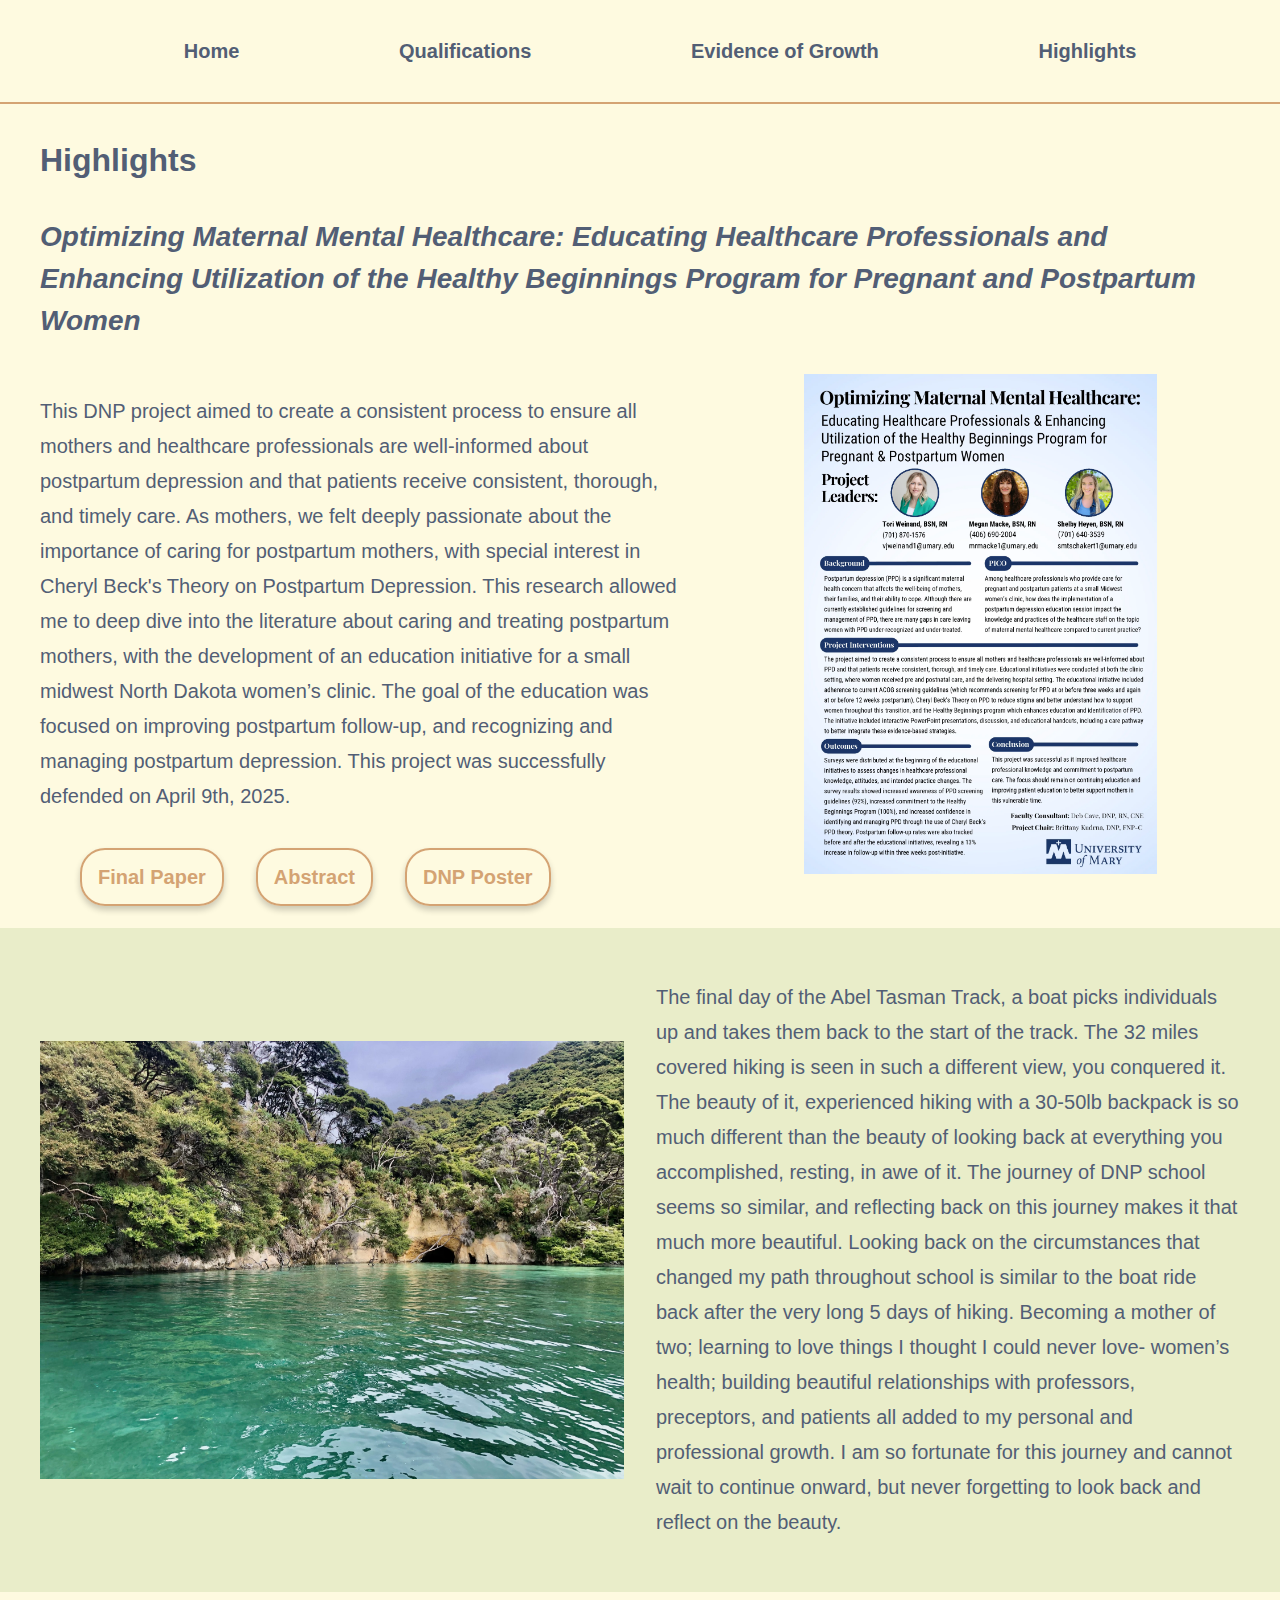
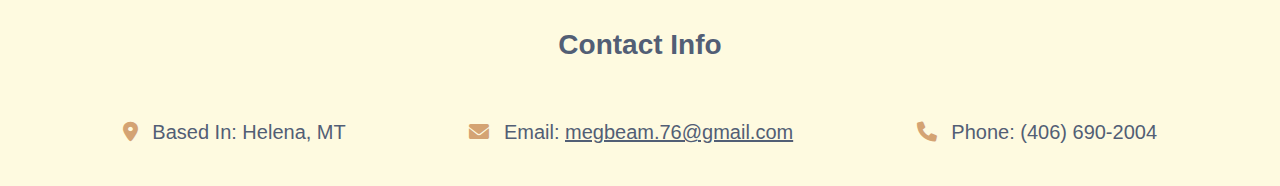
<file: highlights.html>
<!DOCTYPE html>
<html lang="en">

<head>
    <meta charset="UTF-8">
    <meta name="viewport" content="width=device-width, initial-scale=1.0">
    <link rel="stylesheet" href="style.css">
    <link href="https://cdnjs.cloudflare.com/ajax/libs/font-awesome/6.0.0-beta3/css/all.min.css" rel="stylesheet">

    <title>Megan Highlights</title>
</head>

<body>
    <header>
        <nav class="navbar">
            <ul class="nav-list">
                <li>
                    <a href="./index.html">Home</a>
                </li>
                <li>
                    <a href="./qualifications.html">Qualifications</a>
                </li>
                <li>
                    <a href="./growth.html">Evidence of Growth</a>
                </li>
                <li>
                    <a href="./highlights.html">Highlights</a>
                </li>
            </ul>
        </nav>
    </header>


    <main>
        <div class="content-wrapper highlights">
            <h1>Highlights</h1>

            <section class="dnp-highlight text-italic">
                <h2>Optimizing Maternal Mental Healthcare: Educating Healthcare Professionals and Enhancing Utilization
                    of
                    the
                    Healthy Beginnings Program for Pregnant and Postpartum Women</h2>
                <div class="dnp-highlight-content">
                    <div class="dnp-text">
                        <p>This DNP project aimed to create a consistent process to ensure all mothers and healthcare
                            professionals
                            are well-informed about postpartum depression and that patients receive consistent,
                            thorough,
                            and
                            timely
                            care. As mothers, we felt deeply passionate about the importance of caring for postpartum
                            mothers,
                            with
                            special interest in Cheryl Beck's Theory on Postpartum Depression. This research allowed me
                            to
                            deep
                            dive
                            into the literature about caring and treating postpartum mothers, with the development of an
                            education
                            initiative for a small midwest North Dakota women’s clinic. The goal of the education was
                            focused on
                            improving postpartum follow-up, and recognizing and managing postpartum depression. This
                            project
                            was
                            successfully defended on April 9th, 2025.
                        </p>
                        <section class="dnp-nav">
                            <ul class="dnp-nav-list">
                                <li><a href="assets/DNP Project Paper.pdf" target="_blank">Final Paper</a></li>
                                <li><a href="assets/Abstract Maternal Mental Health.pdf" target="_blank">Abstract</a>
                                </li>
                                <li><a href="assets/Maternal Mental Healthcare DNP Project Poster.pdf"
                                        target="_blank">DNP Poster</a></li>
                            </ul>
                        </section>
                    </div>
                    <a class="image-link" href="assets/Maternal Mental Health Project Handout.pdf" target="_blank">
                        <img src="images/Maternal Mental Health Project Handout.webp" alt="">
                        <span class="icon">🔗</span>
                    </a>
                </div>
            </section>
        </div>

        <div class="highlight-container">
            <section class="highlight-tasman content-wrapper">
                <img src="images/abel_tasman.JPG" alt="">
                <p>The final day of the Abel Tasman Track, a boat picks individuals up and takes them back to the start
                    of the track. The 32 miles covered hiking is seen in such a different view, you conquered it. The
                    beauty of it, experienced hiking with a 30-50lb backpack is so much different than the beauty of
                    looking back at everything you accomplished, resting, in awe of it. The journey of DNP school seems
                    so similar, and reflecting back on this journey makes it that much more beautiful. Looking back on
                    the circumstances that changed my path throughout school is similar to the boat ride back after the
                    very long 5 days of hiking. Becoming a mother of two; learning to love things I thought I could
                    never love- women’s health; building beautiful relationships with professors, preceptors, and
                    patients all added to my personal and professional growth. I am so fortunate for this journey and
                    cannot wait to continue onward, but never forgetting to look back and reflect on the beauty.
                </p>
            </section>
        </div>

    </main>



    <footer>
        <h2 class="text-center">Contact Info</h2>
        <ul class="contact-list  flex-container">
            <li><i class="fas fa-map-marker-alt"></i>Based In: Helena, MT</li>
            <li><i class="fas fa-envelope"></i>Email: <a href="mailto:megbeam.76@gmail.com">megbeam.76@gmail.com</a>
            </li>
            <li><i class="fas fa-phone"></i>Phone: (406) 690-2004</li>
        </ul>
    </footer>
</body>

</html>
</file>
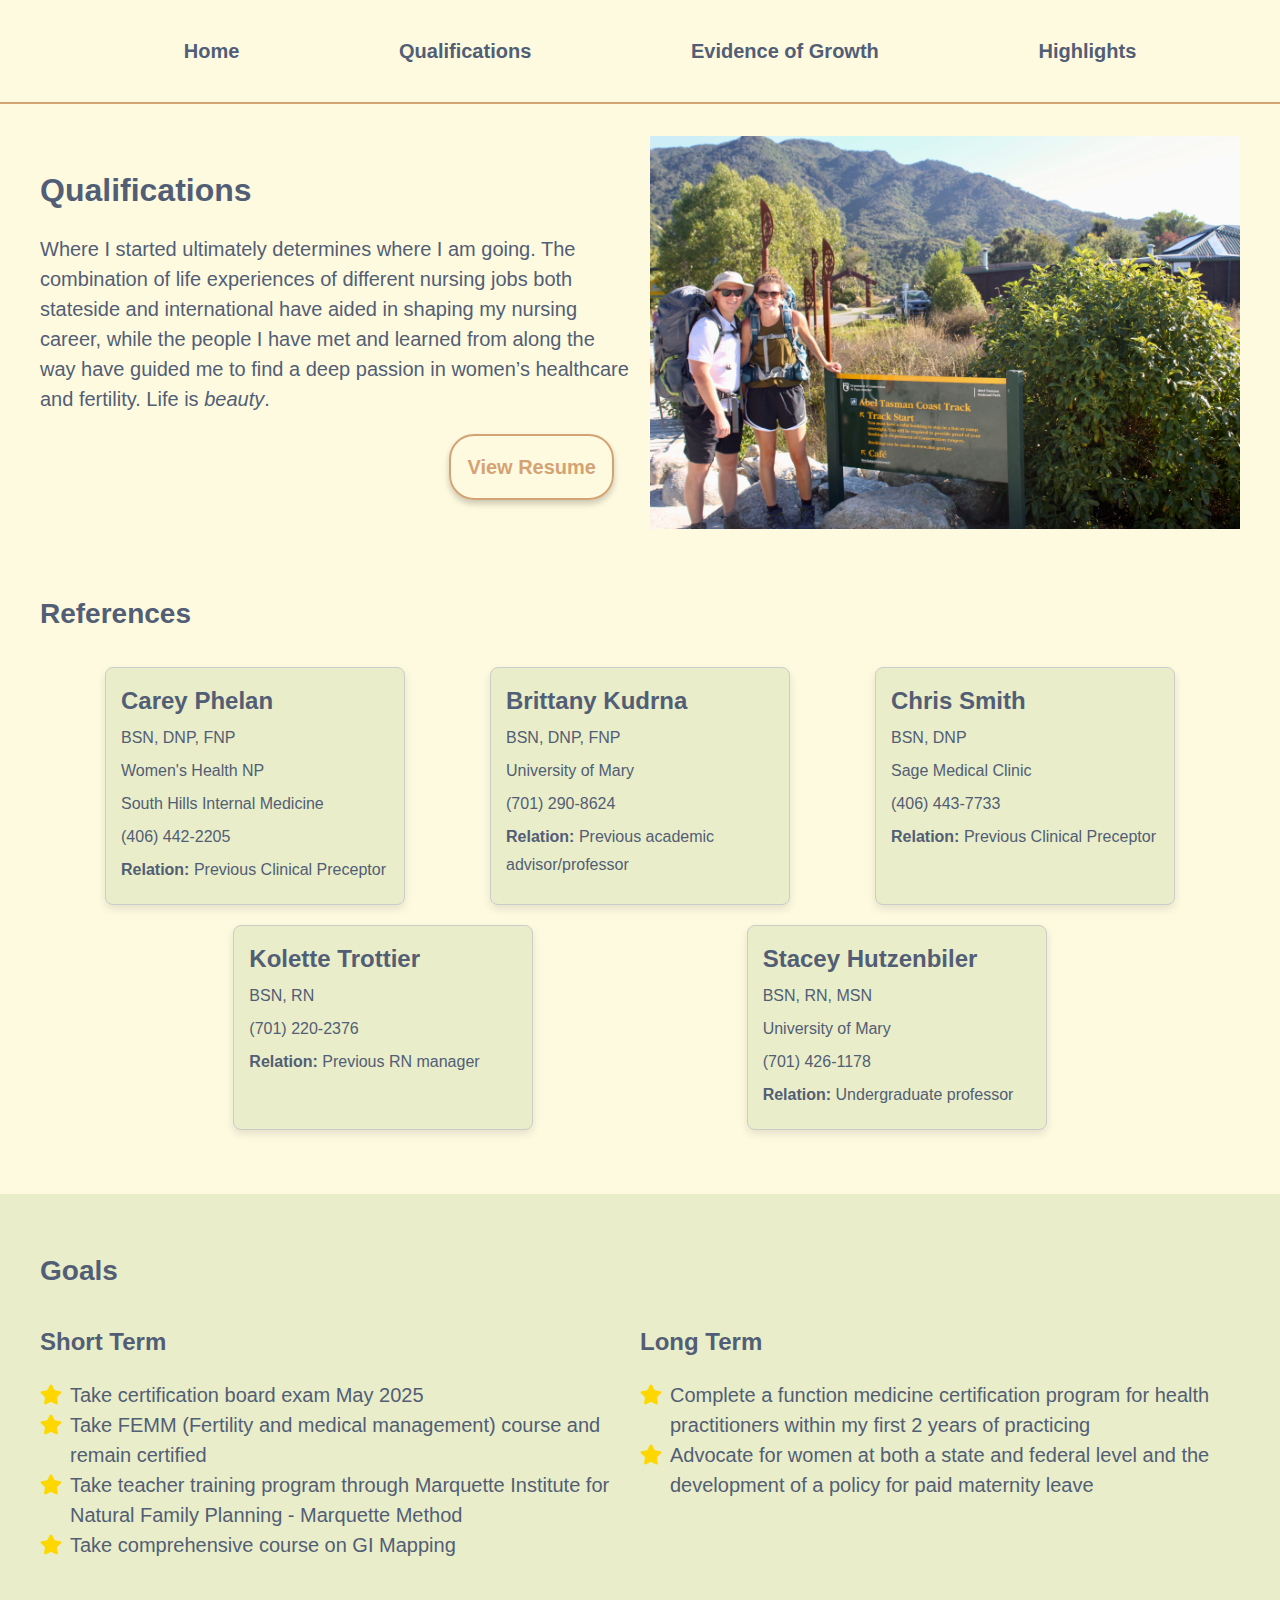
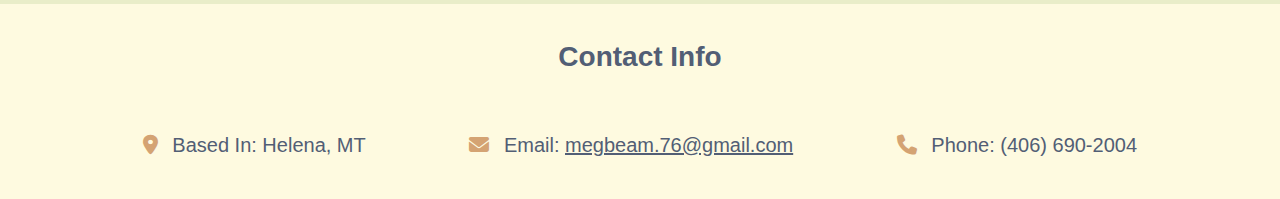
<file: qualifications.html>
<!DOCTYPE html>
<html lang="en">

<head>
    <meta charset="UTF-8">
    <meta name="viewport" content="width=device-width, initial-scale=1.0">
    <title>Megan's Qualifications</title>
    <link rel="stylesheet" href="style.css">
    <link rel="stylesheet" href="https://cdnjs.cloudflare.com/ajax/libs/font-awesome/6.5.1/css/all.min.css">
</head>

<body>
    <header>
        <nav class="navbar">
            <ul class="nav-list">
                <li>
                    <a href="./index.html">Home</a>
                </li>
                <li>
                    <a href="./qualifications.html">Qualifications</a>
                </li>
                <li>
                    <a href="./growth.html">Evidence of Growth</a>
                </li>
                <li>
                    <a href="./highlights.html">Highlights</a>
                </li>
            </ul>
        </nav>
    </header>

    <main>
        <div class="content-wrapper">
            <div class="main-sideimage">
                <div>
                    <h1>Qualifications</h1>
                    <p>
                        Where I started ultimately determines where I am going. The combination of life experiences of
                        different
                        nursing jobs both stateside and international have aided in shaping my nursing career, while the
                        people
                        I have met and learned from along the way have guided me to find a deep passion in women’s
                        healthcare
                        and fertility. Life is <em>beauty</em>.
                    </p>
                    <div class="right-align">
                        <a href="assets/Resume M.Macke.pdf" target="_blank" rel="noopener noreferrer">View Resume</a>
                    </div>
                </div>
                <img src="images/IMG_1481.jpg" alt="">
            </div>

            <section class="references-container">
                <h2>References</h2>
                <div class="flex-container">
                    <!-- Reference 1 -->
                    <div class="reference">
                        <h3>Carey Phelan</h3>
                        <p>BSN, DNP, FNP</p>
                        <p>Women's Health NP</p>
                        <p>South Hills Internal Medicine</p>
                        <p>(406) 442-2205</p>
                        <p><strong>Relation:</strong> Previous Clinical Preceptor</p>
                    </div>

                    <!-- Reference 2 -->
                    <div class="reference">
                        <h3>Brittany Kudrna</h3>
                        <p>BSN, DNP, FNP</p>
                        <p>University of Mary</p>
                        <p>(701) 290-8624</p>
                        <p><strong>Relation:</strong> Previous academic advisor/professor</p>
                    </div>

                    <!-- Reference 3 -->
                    <div class="reference">
                        <h3>Chris Smith</h3>
                        <p>BSN, DNP</p>
                        <p>Sage Medical Clinic</p>
                        <p>(406) 443-7733</p>
                        <p><strong>Relation:</strong> Previous Clinical Preceptor</p>
                    </div>

                    <!-- Reference 4 -->
                    <div class="reference">
                        <h3>Kolette Trottier</h3>
                        <p>BSN, RN</p>
                        <p>(701) 220-2376</p>
                        <p><strong>Relation:</strong> Previous RN manager</p>
                    </div>

                    <!-- Reference 5 -->
                    <div class="reference">
                        <h3>Stacey Hutzenbiler</h3>
                        <p>BSN, RN, MSN</p>
                        <p>University of Mary</p>
                        <p>(701) 426-1178</p>
                        <p><strong>Relation:</strong> Undergraduate professor</p>
                    </div>
                </div>
            </section>
        </div>

        <section class="goals">
            <div class="content-wrapper">
                <h2>Goals</h2>
                <div class="two-column-grid">
                    <div class="goal">
                        <h3>Short Term</h3>
                        <ul class="star-list">
                            <li>Take certification board exam May 2025</li>
                            <li>Take FEMM (Fertility and medical management) course and remain certified</li>
                            <li>Take teacher training program through Marquette Institute for Natural Family Planning -
                                Marquette Method</li>
                            <li>Take comprehensive course on GI Mapping</li>
                        </ul>
                    </div>
                    <div class="goal">
                        <h3>Long Term</h3>
                        <ul class="star-list">
                            <li>Complete a function medicine certification program for health practitioners within my
                                first 2 years of practicing</li>
                            <li>Advocate for women at both a state and federal level and the development of a policy for
                                paid maternity leave</li>
                        </ul>
                    </div>
                </div>
            </div>
        </section>
    </main>
    <footer class= "content-wrapper">
        <h2 class="text-center">Contact Info</h2>
        <ul class="contact-list  flex-container">
            <li><i class="fas fa-map-marker-alt"></i>Based In: Helena, MT</li>
            <li><i class="fas fa-envelope"></i>Email: <a href="mailto:megbeam.76@gmail.com">megbeam.76@gmail.com</a>
            </li>
            <li><i class="fas fa-phone"></i>Phone: (406) 690-2004</li>
        </ul>
    </footer>
</body>

</html>
</file>
<file: style.css>
*,
::after,
::before {
    box-sizing: border-box;
}

:root {
    --font-headings: 'Playfair Display', serif;
    --font-body: 'Lato', sans-serif;
    --color-primary: #525e75;
    --color-secondary: #E9EDC9;
    --color-tertiary: #92ba92;
    --color-accent: #D4A373;
    --color-background: #FEFAE0;
    --color-beige: #E9EDC9;
    --color-tea-green: #CCD5AE;
    --color-cornsilk: #FEFAE0;
    --color-papaya: #FAEDCD;
    --color-buff: #D4A373;
}

body {
    font-family: var(--font-body);
    margin: 0;
    padding: 0;
    background-color: var(--color-background);
    font-size: 1.25rem;
    color: var(--color-primary);
    line-height: 1.5;
}

.content-wrapper,
.article-wrapper {
    max-width: 75rem;
    margin: 0 auto;
}

.article-background {
    background-color: var(--color-secondary);
    padding-bottom: 32px;
}

img {
    display: block;
    max-width: 100%;
    height: auto;
}

.about-me {
    padding: 1rem;
}

nav {
    padding: 1rem 0;
    border-bottom: 2px solid var(--color-accent);
    background-color: var(--color-background);
}

.navbar ul {
    display: flex;
    flex-wrap: wrap;
    justify-content: space-evenly;
    align-items: center;
    list-style-type: none;
}

.navbar a {
    text-decoration: none;
    color: var(--color-primary);
    padding: 0.5rem 1rem;
    font-weight: 600;
    border-radius: 25%;
}

.navbar a:hover {
    color: var(--color-accent);
    border-bottom: 0.1875rem solid var(--color-accent);
}

.main-intro {
    display: grid;
    grid-template-columns: 1fr 2.25fr;
    flex-wrap: wrap;
    gap: 1.25rem;
    align-items: center;
    padding-block: 32px;
}

.main-intro img {
    max-width: 100%;
    height: auto;
    border-radius: 64px;
}

.main-intro h1 {
    font-family: var(--font-headings);
    font-size: 2.5rem;
    line-height: 2.75rem;
    color: var(--color-primary);
}

.main-intro p {
    color: var(--color-primary);
}


.flex-bio {
    display: grid;
    grid-template-columns: 1fr 1fr;
    align-items: center;
    gap: 1rem;
    margin-top: 2rem;
}

.flex-bio img {
    order: -1;
}

.flex-bio .push-right {
    order: 2;
}

.flex-bio p {
    order: 1;
}

.flex-bio .span-2 {
    grid-column: span 2;
}

.grid-align-top {
    margin-top: 2rem
}

section p {
    line-height: 1.75;
}

.cards {
    margin-top: 3rem;
    display: flex;
    gap: 2rem;
}

.card {
    box-shadow: 0 4px 16px 0 rgba(0, 0, 0, 0.2);
    transition: 0.3s;
    min-height: 400px;
    flex: 1;
    padding: 1.5rem;
    justify-content: center;
    align-items: center;
    border: 3px solid var(--color-accent);
}

.text-center {
    text-align: center;
}

.card img {
    max-width: 100%;
    border-radius: 5px;
    margin-bottom: 15px;
}

/* On mouse-over, add a deeper shadow */
.card:hover {
    box-shadow: 0 8px 32px 0 rgba(0, 0, 0, 0.2);
}

.card h3 {
    text-align: center;
}

.footer {
    margin-top: 10rem;
    text-align: center;
}

.main-sideimage {
    margin-block: 2rem;
    display: grid;
    grid-template-columns: 1fr 1fr;
    align-items: center;
    gap: 1.25rem;
}

.main-sideimage a {
    text-decoration: none;
    border: 2px solid var(--color-accent);
    font-weight: 900;
    padding: 1rem;
    color: var(--color-accent);
    border-radius: 25px;
    box-shadow: 0 4px 6px rgba(0, 0, 0, 0.2);
    transition: transform 0.3s ease, box-shadow 0.3s ease;
}

.main-sideimage a:hover {
    transform: translateY(-3px);
    box-shadow: 0 6px 12px rgba(0, 0, 0, 0.3);
    color: var(--color-primary);
    border: 2px solid var(--color-primary);
}

.main-sideimage a:active {
    transform: translateY(1px);
    box-shadow: 0 4px 6px rgba(0, 0, 0, 0.2);
}


.right-align {
    display: flex;
}

.right-align>* {
    margin-left: auto;
    margin-right: 1rem;
}

h1,
h2,
h3 {
    margin: 0;
    padding: 0;
}

h1 {
    font-size: 2rem;
}

h2 {
    font-size: 1.75rem;
    margin-block: 32px
}

h3 {
    font-size: 1.5rem;
}

p {
    max-width: 70ch;
}


.references-container {
    margin-block: 4rem;
}

.references-container h1 {
    margin-bottom: 20px;
}

.flex-container {
    display: flex;
    flex-wrap: wrap;
    justify-content: space-evenly;
    gap: 20px;
}

.reference {
    border: 1px solid #ccc;
    border-radius: 8px;
    background-color: var(--color-beige);
    padding: 15px;
    width: 300px;
    box-shadow: 0 4px 8px rgba(0, 0, 0, 0.1);
}

.reference h2 {
    margin-bottom: 10px;
}

.reference p {
    font-size: 16px;
    margin: 5px 0;
}

.two-column-grid {
    display: grid;
    grid-template-columns: 1fr 1fr;
}

.goals {
    background-color: var(--color-secondary);
    padding-block: 1.5rem;
}

.growth-intro {
    text-align: left;
    padding-top: 1.75rem;
}

.growth-nav {
    margin-top: 2rem;
}

.growth-nav-list {
    display: flex;
    flex: 1;
    flex-wrap: wrap;
    justify-content: space-around;
    grid-template-columns: repeat(3, 1fr);
    gap: 1rem;
}

.growth-nav-list > * {
    list-style: none;
    padding: 1.5rem;
    text-align: center;
}

.growth-nav-list li {
    list-style: none;
}

.growth-nav-list a {
    text-decoration: none;
    border: 2px solid var(--color-accent);
    font-weight: 900;
    padding: 1rem;
    color: var(--color-accent);
    border-radius: 25px;
    box-shadow: 0 4px 6px rgba(0, 0, 0, 0.2);
    transition: transform 0.3s ease, box-shadow 0.3s ease;
}

.growth-nav-list a:hover {
    transform: translateY(-3px);
    box-shadow: 0 6px 12px rgba(0, 0, 0, 0.3);
    color: var(--color-primary);
    border: 2px solid var(--color-primary);
}

.growth-nav-list a:active {
    transform: translateY(1px);
    box-shadow: 0 4px 6px rgba(0, 0, 0, 0.2);
}

.growth-container {
    background-image: url('./images/maxime-horlaville-psnY81cYRVs-unsplash.jpg');
    background-size: cover;
    background-repeat: no-repeat;
    padding-bottom: 3rem;
    background-position-x: right;
    background-position-y: top;
    font-weight: 600;
}

.overlay {
    border-image: linear-gradient(hsla(64, 100%, 47%, 0.3), hsla(0, 0%, 89%, 0.3)) fill 1;
}

.contact-list {
    list-style: none;
    padding: 0;
    text-align: center;
    padding: 1.2rem;
    background-color: var(--color-background);
}

.contact-list a {
    color: var(--color-primary);
}

.contact-list i {
    margin-right: .9rem;
    color: var(--color-accent);
}



.highlights {
    margin-top: 2rem;
}

.dnp-highlight-content {
    font-style: normal;
    display: grid;
    grid-template-columns: 1.25fr 1fr;
    gap: 2rem;
    place-content: start space-evenly;
}

.dnp-highlight-content img {
    width: auto;
    max-height: 500px;
    align-content: center;
    align-self: center;
    justify-self: center;
}

.text-italic {
    font-style: italic;
}

.dnp-nav {
    margin-top: 3rem;
}

.dnp-nav-list {
    display: flex;
    flex-wrap: wrap;
    gap: 2rem;
    list-style: none;
    flex: 1;
}

.dnp-nav-list a {
    text-decoration: none;
    border: 2px solid var(--color-accent);
    font-weight: 900;
    padding: 1rem;
    color: var(--color-accent);
    border-radius: 25px;
    box-shadow: 0 4px 6px rgba(0, 0, 0, 0.2);
    transition: transform 0.3s ease, box-shadow 0.3s ease;
}

.dnp-nav-list a:hover {
    transform: translateY(-3px);
    box-shadow: 0 6px 12px rgba(0, 0, 0, 0.3);
    color: var(--color-primary);
    border: 2px solid var(--color-primary);
}

.dnp-nav-list a:active {
    transform: translateY(1px);
    box-shadow: 0 4px 6px rgba(0, 0, 0, 0.2);
}

.highlight-container {
    margin-top: 1rem;
    background-color: var(--color-secondary);
}

.highlight-tasman {
    padding: 2rem 0;
    display: grid;
    grid-template-columns: 1fr 1fr;
    gap: 2rem;
    align-items: center;
}

.image-link img:hover {
    transform: scale(1.05);
    filter: brightness(0.8);
}

.image-link img {
    transition: all 0.3s ease;
    cursor: pointer;
}

.image-link {
    position: relative;
    display: inline-block;
}

.image-link .icon {
    position: relative;
    bottom: 8px;
    right: 8px;
    background: rgba(0, 0, 0, 0.6);
    color: white;
    padding: 4px 6px;
    border-radius: 4px;
    font-size: 14px;
    opacity: 0;
    transition: opacity 0.2s ease;
}

.image-link:hover .icon {
    opacity: 1;
}

.star-list {
    list-style: none;
    padding-left: 0;
}

.star-list li {
    position: relative;
    padding-left: 1.5em;
}

.star-list li::before {
    content: "\f005";
    /* Unicode for fa-star */
    font-family: "Font Awesome 6 Free";
    font-weight: 900;
    /* solid style */
    position: absolute;
    left: 0;
    top: 0;
    color: gold;
}

.university-level-wrapper {
    background-color: var(--color-secondary);
    padding-block: 2rem;
}

.link-secondary {
    background-color: var(--color-secondary);
    color: var(--color-secondary);
    border-color: var(--color-secondary);
}


.professional-content {
    padding-block: 2rem;
}


.professional-content h2 {
    padding-bottom: 6px;
    margin-bottom: 0px;
}

blockquote {
    max-width: 70ch;
}

.text-bold {
    font-weight: bold;
}


a.link-button {
    text-decoration: none;
    border: 2px solid var(--color-accent);
    font-weight: 900;
    font-size: 1rem;
    padding: 1rem;
    margin-block: 0;
    margin-bottom: 1rem;
    width: fit-content;
    display: block;
    color: var(--color-accent);
    border-radius: 25px;
    box-shadow: 0 4px 6px rgba(0, 0, 0, 0.2);
    transition: transform 0.3s ease, box-shadow 0.3s ease;
}

a.link-button:hover {
    transform: translateY(-3px);
    box-shadow: 0 6px 12px rgba(0, 0, 0, 0.3);
    color: var(--color-primary);
    border: 2px solid var(--color-primary);
}

a.link-button:active {
    transform: translateY(1px);
    box-shadow: 0 4px 6px rgba(0, 0, 0, 0.2);
}

.text-underline {
    text-decoration: underline;
}

.program-wrapper    {
    padding-block: 2rem;
}
</file>
